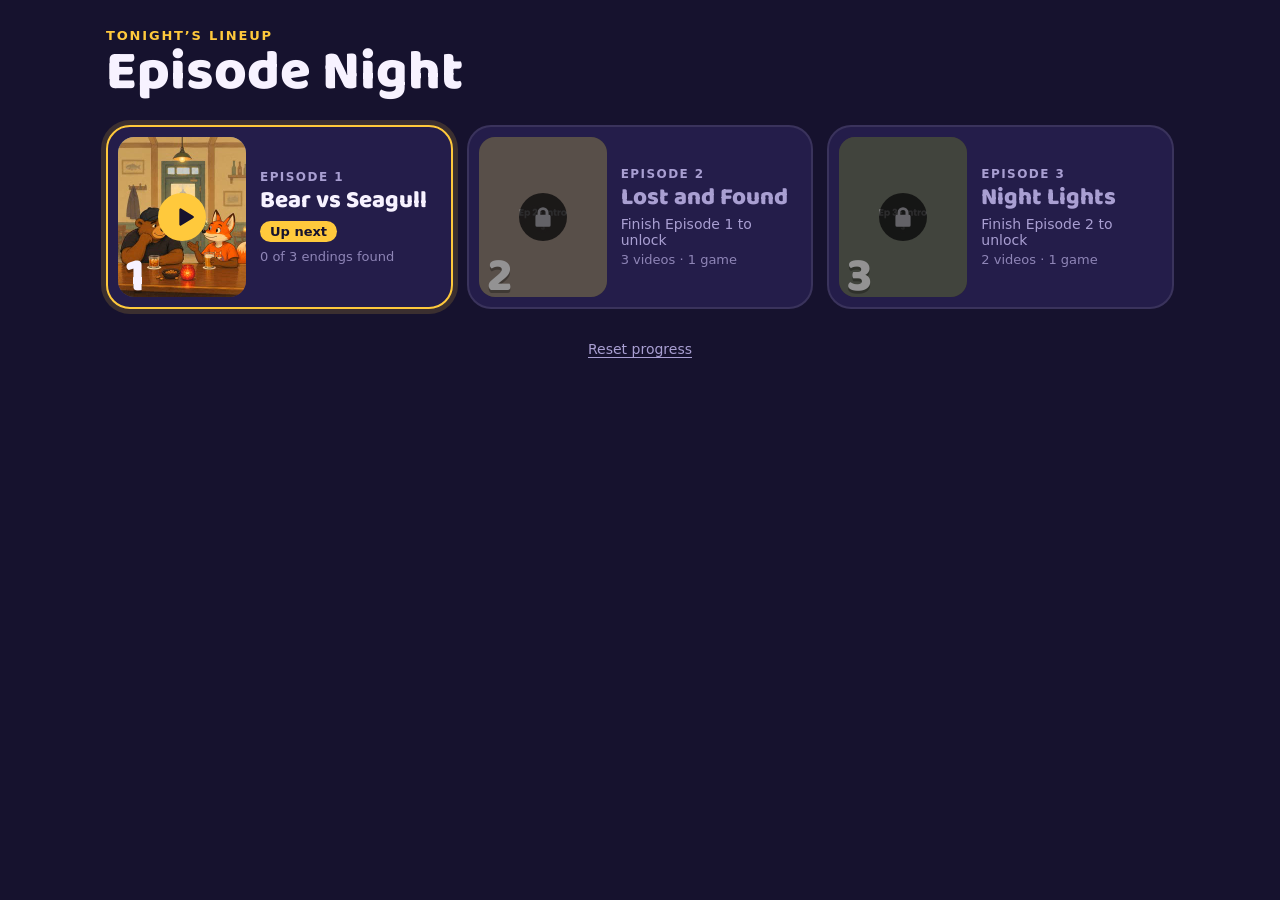
<file: index.html>
<!doctype html>
<html lang="en">
<head>
<meta charset="utf-8">
<meta name="viewport" content="width=device-width, initial-scale=1, viewport-fit=cover, user-scalable=no">
<meta name="apple-mobile-web-app-capable" content="yes">
<meta name="apple-mobile-web-app-status-bar-style" content="black-translucent">
<meta name="theme-color" content="#16122e">
<!--HEAD-->
<title>Episode Night</title>
<meta name="claude:viewport-fit-sides" content="cover">
<link rel="preconnect" href="https://fonts.googleapis.com">
<link rel="preconnect" href="https://fonts.gstatic.com" crossorigin>
<link rel="stylesheet" href="https://fonts.googleapis.com/css2?family=Baloo+2:wght@600;800&display=swap">
<link rel="stylesheet" href="style.css">
<!--/HEAD-->
</head>
<body>
<!--BODY-->
<div id="app">
  <!-- Main menu: the episode lineup -->
  <section id="menu" class="screen menu">
    <header class="menu-head">
      <p class="menu-eyebrow">Tonight’s lineup</p>
      <h1 id="game-title">Episode Night</h1>
    </header>
    <div id="episode-list" class="episode-list"></div>
    <footer class="menu-foot">
      <button id="unlock-all-btn" class="link-btn" hidden>Unlock all (dev)</button>
      <button id="reset-btn" class="link-btn">Reset progress</button>
    </footer>
  </section>

  <!-- Player: videos + minigames -->
  <section id="player" class="screen player" hidden>
    <!-- Top bar: always visible, during videos and minigames -->
    <header class="topbar">
      <button id="home-btn" class="nav-btn" aria-label="Back to episodes"></button>
      <div class="nav-center">
        <p id="ep-label" class="ep-label-nav"></p>
        <div id="step-track" class="step-track"></div>
      </div>
      <button id="skip-btn" class="nav-btn nav-skip" hidden></button>
      <span id="skip-spacer" class="nav-spacer" aria-hidden="true"></span>
    </header>

    <!-- Everything under the top bar -->
    <div class="play-area">
      <!-- Video mode: a 4:5 "screen" with a control panel under it -->
      <div id="video-view" class="video-view">
        <div class="frame-area">
          <div class="frame">
            <div id="stage" class="stage"></div>
            <div id="tap-catcher" class="tap-catcher" aria-hidden="true"></div>
            <div id="overlay-layer" class="overlay-layer"></div>
            <button id="big-play" class="big-play" aria-label="Play" hidden></button>
            <div id="action-wrap" class="action-wrap" hidden>
              <button id="action-btn" class="action-btn"></button>
              <span id="action-timer" class="action-timer" aria-hidden="true"><span id="action-timer-fill"></span></span>
            </div>
          </div>
        </div>
        <div class="controls">
          <div class="clip-bar" aria-hidden="true"><span id="clip-fill" class="clip-fill"></span></div>
          <div class="controls-row">
            <span id="clip-count" class="clip-count"></span>
            <button id="pp-btn" class="pp-btn" aria-label="Pause"></button>
            <span id="clip-time" class="clip-time"></span>
          </div>
        </div>
      </div>

      <!-- Minigame mode: fills the whole area under the top bar -->
      <div id="game-layer" class="game-layer" hidden></div>
    </div>
  </section>

  <div id="overlay" class="overlay" hidden></div>
  <div id="toast" class="toast" role="status" aria-live="polite"></div>
</div>

<script type="module" src="js/main.js"></script>
<!--/BODY-->
</body>
</html>
</file>
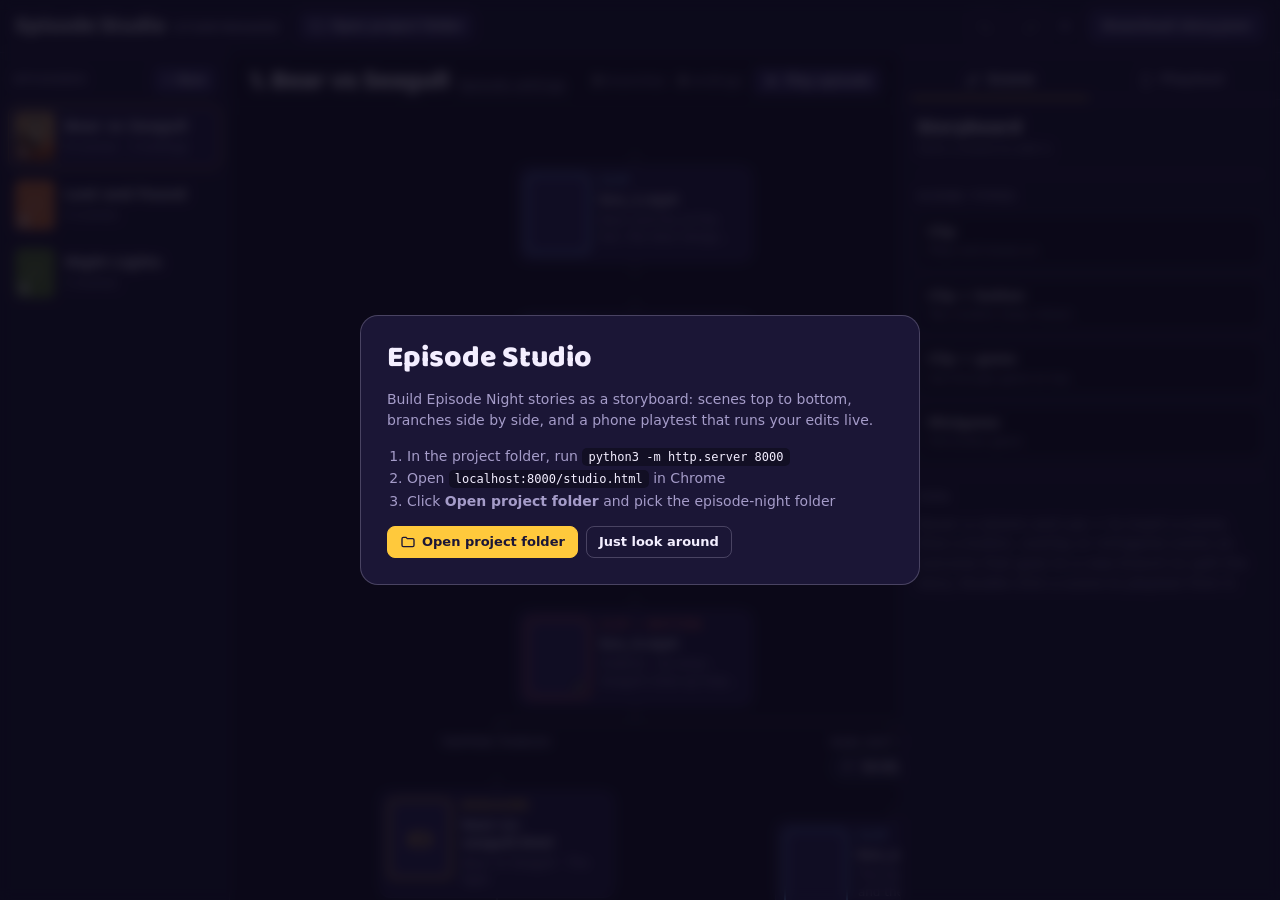
<file: studio.html>
<!doctype html>
<html lang="en">
<head>
<meta charset="utf-8">
<meta name="viewport" content="width=device-width, initial-scale=1">
<title>Episode Studio</title>
<link rel="preconnect" href="https://fonts.googleapis.com">
<link rel="preconnect" href="https://fonts.gstatic.com" crossorigin>
<link rel="stylesheet" href="https://fonts.googleapis.com/css2?family=Baloo+2:wght@700;800&display=swap">
<!--
  Episode Studio — an interactive storyboard for Episode Night.

  Run the project locally (python3 -m http.server 8000) and open
  http://localhost:8000/studio.html in Chrome. Click "Open project folder"
  and pick this folder: the Studio reads story.json, the videos and the
  HTML games, and saves every change straight back to story.json.

  Everything is in this one file.
-->
<style>
/* Layout: an editing desk. Episodes on the left, the storyboard (one column
   per path, splitting where the story branches) in the middle, the scene
   inspector / phone playtest on the right. Night palette shared with the game. */
:root {
  --ground:  #120f24;   /* desk */
  --panel:   #1b1636;   /* side panels */
  --card:    #241d4a;   /* scene cards */
  --raise:   #2f2760;   /* inputs, hovers */
  --line:    rgba(235, 228, 255, 0.10);
  --line-2:  rgba(235, 228, 255, 0.22);
  --ink:     #f3eeff;
  --muted:   #a59cc9;
  --dim:     #6f6796;
  --marquee: #ffc93c;   /* accent, selection, game scenes */
  --coral:   #ff6b5a;   /* button scenes */
  --mint:    #6fe2b4;   /* overlay scenes, endings */
  --sky:     #7cb6ff;   /* plain clips */
  --warn:    #ffb347;
  --bad:     #ff6b7a;
  --display: "Baloo 2", ui-rounded, "SF Pro Rounded", system-ui, sans-serif;
  --ui: system-ui, -apple-system, "Segoe UI", Roboto, sans-serif;
  --mono: ui-monospace, "SF Mono", Menlo, Consolas, monospace;
  color-scheme: dark;
}
* { box-sizing: border-box; }
[hidden] { display: none !important; }
html, body { height: 100%; margin: 0; }
body {
  background: var(--ground); color: var(--ink);
  font: 14px/1.4 var(--ui);
  -webkit-font-smoothing: antialiased;
  overflow: hidden;
}
button, input, select, textarea { font: inherit; color: inherit; }
button { cursor: pointer; }
:focus-visible { outline: 2px solid var(--marquee); outline-offset: 2px; }
svg { display: block; }

/* ---------- App frame ---------- */
.app { height: 100%; display: grid; grid-template-rows: auto 1fr; }
.topbar {
  display: flex; align-items: center; gap: 14px;
  padding: 10px 16px; border-bottom: 1px solid var(--line);
  background: var(--panel);
}
.brand { display: flex; align-items: baseline; gap: 8px; margin-right: 6px; }
.brand b { font-family: var(--display); font-size: 22px; line-height: 1; }
.brand span { color: var(--muted); font-size: 12px; letter-spacing: .12em; text-transform: uppercase; font-weight: 700; }
.folder { display: flex; align-items: center; gap: 8px; min-width: 0; color: var(--muted); font-size: 13px; }
.folder strong { color: var(--ink); white-space: nowrap; overflow: hidden; text-overflow: ellipsis; max-width: 200px; }
.spacer { flex: 1; }
.status { font-size: 13px; color: var(--muted); display: flex; align-items: center; gap: 6px; white-space: nowrap; }
.status i { width: 8px; height: 8px; border-radius: 50%; background: var(--dim); }
.status.saved i { background: var(--mint); }
.status.saving i { background: var(--marquee); }
.status.unsaved i { background: var(--warn); }

.btn {
  display: inline-flex; align-items: center; justify-content: center; gap: 6px;
  height: 32px; padding: 0 12px; border-radius: 8px;
  border: 1px solid var(--line-2); background: var(--raise); color: var(--ink);
  font-weight: 600; font-size: 13px; white-space: nowrap;
}
.btn:hover { border-color: var(--muted); }
.btn:disabled { opacity: .4; cursor: default; }
.btn svg { width: 16px; height: 16px; }
.btn.primary { background: var(--marquee); border-color: var(--marquee); color: #1b1636; }
.btn.ghost { background: transparent; }
.btn.danger { color: var(--bad); }
.btn.sm { height: 26px; padding: 0 8px; font-size: 12px; border-radius: 6px; }
.icon-btn { width: 32px; padding: 0; }
.icon-btn.sm { width: 26px; }

.main { min-height: 0; display: grid; grid-template-columns: 230px minmax(0, 1fr) 380px; }

/* ---------- Episodes ---------- */
.episodes { border-right: 1px solid var(--line); background: var(--panel); display: flex; flex-direction: column; min-height: 0; }
.pane-head { display: flex; align-items: center; justify-content: space-between; gap: 8px; padding: 14px 14px 8px; }
.pane-head h2 { margin: 0; font-size: 11px; letter-spacing: .14em; text-transform: uppercase; color: var(--muted); }
.ep-list { flex: 1; overflow: auto; padding: 4px 8px 12px; display: flex; flex-direction: column; gap: 4px; }
.ep-item {
  display: grid; grid-template-columns: 40px 1fr; gap: 10px; align-items: center;
  padding: 6px; border-radius: 10px; border: 1px solid transparent; background: none; text-align: left;
}
.ep-item:hover { background: var(--card); }
.ep-item.on { background: var(--card); border-color: var(--marquee); }
.ep-thumb { width: 40px; aspect-ratio: 4/5; border-radius: 6px; background: var(--raise) center/cover; position: relative; overflow: hidden; }
.ep-thumb b { position: absolute; left: 4px; bottom: 0; font: 800 18px/1 var(--display); text-shadow: 0 2px 0 rgba(0,0,0,.4); }
.ep-item .t { font-weight: 700; display: block; white-space: nowrap; overflow: hidden; text-overflow: ellipsis; }
.ep-item .s { color: var(--muted); font-size: 12px; }

/* ---------- Storyboard ---------- */
.board { min-width: 0; min-height: 0; display: flex; flex-direction: column; }
.board-head { display: flex; align-items: center; gap: 12px; padding: 14px 20px 10px; border-bottom: 1px solid var(--line); flex-wrap: wrap; }
.board-title { min-width: 0; flex: 1; display: flex; align-items: baseline; gap: 10px; }
.board-title h1 { margin: 0; font: 800 26px/1.1 var(--display); white-space: nowrap; overflow: hidden; text-overflow: ellipsis; }
.board-title button { background: none; border: 0; padding: 0; color: var(--muted); font-size: 13px; text-decoration: underline; text-underline-offset: 3px; }
.counts { color: var(--muted); font-size: 13px; white-space: nowrap; }
.counts b { color: var(--ink); }

.warn-bar { margin: 10px 20px 0; border: 1px solid rgba(255,179,71,.35); background: rgba(255,179,71,.08); border-radius: 10px; }
.warn-bar summary { cursor: pointer; padding: 8px 12px; color: var(--warn); font-weight: 700; font-size: 13px; }
.warn-bar ul { margin: 0; padding: 0 12px 10px 30px; display: grid; gap: 4px; font-size: 13px; }
.warn-bar li button { background: none; border: 0; padding: 0; text-align: left; color: var(--ink); }
.warn-bar li button:hover { text-decoration: underline; }

.canvas { flex: 1; overflow: auto; padding: 22px 20px 80px; }
.lane { display: flex; flex-direction: column; align-items: center; min-width: 236px; }
.lane-head {
  display: flex; flex-direction: column; align-items: center; gap: 4px;
  margin-bottom: 4px; max-width: 236px; text-align: center;
}
.outcome-tag { font-size: 11px; font-weight: 700; letter-spacing: .08em; text-transform: uppercase; color: var(--muted); }
.branch-chip {
  display: inline-flex; align-items: center; gap: 6px;
  padding: 3px 10px; border-radius: 999px; border: 1px solid var(--line-2); background: var(--panel);
  font-weight: 700; font-size: 13px; max-width: 100%;
}
.branch-chip span { overflow: hidden; text-overflow: ellipsis; white-space: nowrap; }
.branch-chip:hover { border-color: var(--muted); }
.branch-chip.on { border-color: var(--marquee); }
.branch-chip.ending { border-color: rgba(111,226,180,.5); }
.branch-chip svg { width: 13px; height: 13px; flex: none; }

.stem { width: 2px; height: 14px; background: var(--line-2); }
.insert {
  width: 28px; height: 22px; border-radius: 999px; border: 1px dashed var(--line-2); background: var(--ground);
  color: var(--dim); display: grid; place-items: center; padding: 0; opacity: .0; transition: opacity .15s;
}
.lane:hover > .insert, .insert:focus-visible { opacity: 1; }
.insert:hover { color: var(--marquee); border-color: var(--marquee); }
.insert svg { width: 14px; height: 14px; }

.scene {
  position: relative; width: 236px; display: grid; grid-template-columns: 64px 1fr; gap: 10px;
  padding: 8px; border-radius: 12px; background: var(--card); border: 1px solid var(--line);
  text-align: left; --k: var(--sky);
}
.scene:hover { border-color: var(--line-2); }
.scene.on { border-color: var(--marquee); box-shadow: 0 0 0 3px rgba(255,201,60,.18); }
.scene.playing::after {
  content: "PLAYING"; position: absolute; top: -9px; right: 10px;
  padding: 1px 7px; border-radius: 999px; background: var(--mint); color: #102a20;
  font-size: 10px; font-weight: 800; letter-spacing: .1em;
}
.scene.k-button { --k: var(--coral); }
.scene.k-overlay { --k: var(--mint); }
.scene.k-game { --k: var(--marquee); }
.scene .frame {
  position: relative; width: 64px; aspect-ratio: 4/5; border-radius: 7px; overflow: hidden;
  background: var(--raise); box-shadow: inset 0 0 0 2px var(--k);
}
.scene .frame video, .scene .frame img { width: 100%; height: 100%; object-fit: cover; display: block; }
.scene .frame .ph { position: absolute; inset: 0; display: grid; place-items: center; color: var(--k); }
.scene .frame .ph svg { width: 26px; height: 26px; }
.scene .frame .loop { position: absolute; right: 3px; bottom: 3px; width: 16px; height: 16px; border-radius: 50%; background: rgba(0,0,0,.65); display: grid; place-items: center; }
.scene .frame .loop svg { width: 11px; height: 11px; }
.scene .info { min-width: 0; display: flex; flex-direction: column; gap: 3px; }
.kind { font-size: 10px; font-weight: 800; letter-spacing: .12em; text-transform: uppercase; color: var(--k); }
.scene .name { font-weight: 700; font-size: 13px; overflow-wrap: anywhere; }
.scene .name.missing { color: var(--bad); }
.scene .sub { color: var(--muted); font-size: 12px; overflow: hidden; display: -webkit-box; -webkit-line-clamp: 2; -webkit-box-orient: vertical; }
.scene .flag { position: absolute; left: -8px; top: 8px; width: 16px; height: 16px; border-radius: 50%; background: var(--warn); color: #241d4a; font-weight: 900; font-size: 11px; display: grid; place-items: center; }

.lane-end { display: flex; flex-direction: column; align-items: center; gap: 8px; }
.add-scene { border-style: dashed; background: transparent; color: var(--muted); }
.end-mark {
  display: inline-flex; align-items: center; gap: 6px; padding: 5px 12px; border-radius: 8px;
  font-size: 12px; font-weight: 700; color: var(--muted); border: 1px solid var(--line);
}
.end-mark.ending { color: var(--mint); border-color: rgba(111,226,180,.45); background: rgba(111,226,180,.07); }
.end-mark svg { width: 14px; height: 14px; }
.jump { font-size: 12px; color: var(--muted); padding: 6px 10px; border: 1px dashed var(--line-2); border-radius: 8px; }
.jump button { background: none; border: 0; padding: 0; color: var(--ink); font-weight: 700; text-decoration: underline; text-underline-offset: 2px; }

/* A fork: the stem splits into side-by-side columns */
.fork { display: flex; flex-direction: column; align-items: center; }
.fork-cols { display: flex; gap: 22px; align-items: flex-start; position: relative; padding-top: 14px; }
.fork-cols::before {
  content: ""; position: absolute; top: 0; height: 2px; background: var(--line-2);
  left: calc(var(--first, 118px)); right: calc(var(--last, 118px));
}
.fork-cols > .lane { position: relative; }
.fork-cols > .lane::before { content: ""; position: absolute; top: -14px; left: 50%; width: 2px; height: 14px; background: var(--line-2); }

.orphans { margin-top: 40px; padding-top: 16px; border-top: 1px dashed var(--line-2); }
.orphans h3 { margin: 0 0 12px; font-size: 12px; letter-spacing: .12em; text-transform: uppercase; color: var(--warn); }
.orphans .fork-cols { padding-top: 0; }
.orphans .fork-cols::before, .orphans .fork-cols > .lane::before { display: none; }

.empty-board { max-width: 420px; margin: 60px auto; text-align: center; color: var(--muted); }
.empty-board h2 { font: 800 26px/1.15 var(--display); color: var(--ink); margin: 0 0 8px; }

/* ---------- Right panel ---------- */
.side { border-left: 1px solid var(--line); background: var(--panel); display: flex; flex-direction: column; min-height: 0; }
.tabs { display: flex; gap: 4px; padding: 10px 10px 0; border-bottom: 1px solid var(--line); }
.tab {
  flex: 1; height: 36px; border: 0; background: none; color: var(--muted); font-weight: 700;
  border-bottom: 2px solid transparent; display: inline-flex; align-items: center; justify-content: center; gap: 6px;
}
.tab svg { width: 16px; height: 16px; }
.tab.on { color: var(--ink); border-bottom-color: var(--marquee); }
.inspector { flex: 1; overflow: auto; padding: 16px; display: flex; flex-direction: column; gap: 16px; }
.inspector h3 { margin: 0; font: 800 20px/1.15 var(--display); }
.insp-head { display: flex; align-items: flex-start; justify-content: space-between; gap: 10px; }
.insp-head .where { color: var(--muted); font-size: 12px; margin-top: 2px; }
.group { display: flex; flex-direction: column; gap: 10px; padding-top: 14px; border-top: 1px solid var(--line); }
.group > h4 { margin: 0; font-size: 11px; letter-spacing: .14em; text-transform: uppercase; color: var(--muted); }
.field { display: flex; flex-direction: column; gap: 5px; }
.field > label, .field > .lbl { font-size: 12px; font-weight: 700; color: var(--muted); }
.field .hint { font-size: 12px; color: var(--dim); }
.row { display: flex; gap: 8px; align-items: center; }
.row > * { min-width: 0; }
.grid2 { display: grid; grid-template-columns: 1fr 1fr; gap: 10px; }
.grid3 { display: grid; grid-template-columns: repeat(3, 1fr); gap: 10px; }
input[type=text], input[type=number], select, textarea {
  width: 100%; height: 34px; padding: 0 10px; border-radius: 8px;
  border: 1px solid var(--line-2); background: var(--ground); color: var(--ink);
}
textarea { height: auto; min-height: 54px; padding: 8px 10px; resize: vertical; }
input:focus, select:focus, textarea:focus { outline: none; border-color: var(--marquee); }
.check { display: flex; align-items: center; gap: 8px; font-weight: 600; }
.check input { width: 16px; height: 16px; accent-color: var(--marquee); }

.kinds { display: grid; grid-template-columns: repeat(2, 1fr); gap: 6px; }
.kind-opt {
  display: flex; flex-direction: column; gap: 2px; padding: 8px 10px; border-radius: 10px; text-align: left;
  border: 1px solid var(--line-2); background: var(--ground);
}
.kind-opt b { font-size: 13px; }
.kind-opt span { font-size: 11px; color: var(--muted); }
.kind-opt.on { border-color: var(--k); box-shadow: inset 0 0 0 1px var(--k); }
.kind-opt.k-clip { --k: var(--sky); } .kind-opt.k-button { --k: var(--coral); }
.kind-opt.k-overlay { --k: var(--mint); } .kind-opt.k-game { --k: var(--marquee); }

.clip-preview { width: 150px; aspect-ratio: 4/5; border-radius: 10px; overflow: hidden; background: #000; flex: none; }
.clip-preview video { width: 100%; height: 100%; object-fit: cover; display: block; }
.clip-meta { font-size: 12px; color: var(--muted); display: grid; gap: 2px; font-variant-numeric: tabular-nums; }
.clip-meta .bad { color: var(--warn); }

.outcome { display: grid; grid-template-columns: 110px 1fr; gap: 8px; align-items: center; }
.outcome > span { font-size: 13px; font-weight: 700; }
.newbranch { display: flex; gap: 6px; margin-top: 6px; }

.params .prow { display: grid; grid-template-columns: 1fr 1fr 26px; gap: 6px; }
.actions { display: flex; flex-wrap: wrap; gap: 6px; }
.confirm { display: flex; align-items: center; gap: 8px; padding: 8px 10px; border-radius: 8px; background: rgba(255,107,122,.1); border: 1px solid rgba(255,107,122,.35); font-size: 13px; }

/* Playtest */
.playtest { flex: 1; min-height: 0; display: flex; flex-direction: column; gap: 10px; padding: 14px; align-items: center; }
.phone-wrap { flex: 1; min-height: 0; width: 100%; display: grid; place-items: center; container-type: size; }
.phone {
  width: min(100cqw, 100cqh * 390 / 844); aspect-ratio: 390 / 844; max-width: 100%;
  border-radius: 34px; padding: 10px; background: #08060f; box-shadow: 0 0 0 1px var(--line-2), 0 20px 50px rgba(0,0,0,.5);
}
.phone-screen { width: 100%; height: 100%; border-radius: 26px; overflow: hidden; position: relative; background: #000; }
.phone-screen iframe { position: absolute; left: 0; top: 0; width: 390px; height: 844px; border: 0; transform-origin: 0 0; }
.pt-bar { display: flex; gap: 6px; flex-wrap: wrap; justify-content: center; }
.pt-note { font-size: 12px; color: var(--dim); text-align: center; max-width: 300px; }

/* Welcome */
.welcome { position: fixed; inset: 0; z-index: 50; display: grid; place-items: center; background: rgba(10,8,22,.82); backdrop-filter: blur(6px); padding: 16px; }
.welcome-card { width: min(560px, 100%); background: var(--panel); border: 1px solid var(--line-2); border-radius: 18px; padding: 26px; display: flex; flex-direction: column; gap: 14px; }
.welcome-card h2 { margin: 0; font: 800 30px/1.1 var(--display); }
.welcome-card p { margin: 0; color: var(--muted); line-height: 1.5; }
.welcome-card ol { margin: 0; padding-left: 20px; color: var(--muted); line-height: 1.6; }
.welcome-card code { font-family: var(--mono); font-size: 12px; background: var(--ground); padding: 2px 6px; border-radius: 5px; color: var(--ink); }
.welcome-card .row { flex-wrap: wrap; }

.toast {
  position: fixed; left: 50%; bottom: 20px; transform: translate(-50%, 20px); opacity: 0;
  padding: 10px 16px; border-radius: 10px; background: var(--ink); color: var(--ground); font-weight: 700;
  transition: all .2s; pointer-events: none; z-index: 60;
}
.toast.show { opacity: 1; transform: translate(-50%, 0); }

@media (max-width: 1100px) { .main { grid-template-columns: 190px minmax(0, 1fr) 330px; } }
@media (max-width: 860px) {
  body { overflow: auto; }
  .app { height: auto; }
  .main { grid-template-columns: 1fr; }
  .episodes, .side { border: 0; border-bottom: 1px solid var(--line); }
  .side { min-height: 640px; }
}
@media (prefers-reduced-motion: reduce) { * { transition: none !important; } }
</style>
</head>
<body>
<div class="app">
  <header class="topbar">
    <div class="brand"><b>Episode Studio</b><span>Storyboard</span></div>
    <div class="folder" id="folder"></div>
    <div class="spacer"></div>
    <button class="btn ghost icon-btn" id="undo" title="Undo (Ctrl+Z)" aria-label="Undo"></button>
    <button class="btn ghost icon-btn" id="redo" title="Redo (Ctrl+Shift+Z)" aria-label="Redo"></button>
    <span class="status" id="status"><i></i><span></span></span>
    <button class="btn" id="download" hidden>Download story.json</button>
  </header>

  <div class="main">
    <aside class="episodes">
      <div class="pane-head"><h2>Episodes</h2><button class="btn sm" id="add-ep">+ New</button></div>
      <div class="ep-list" id="ep-list"></div>
    </aside>

    <section class="board">
      <div class="board-head" id="board-head"></div>
      <div id="warnings"></div>
      <div class="canvas" id="canvas"></div>
    </section>

    <aside class="side">
      <div class="tabs" role="tablist">
        <button class="tab on" id="tab-scene" role="tab"></button>
        <button class="tab" id="tab-play" role="tab"></button>
      </div>
      <div class="inspector" id="inspector"></div>
      <div class="playtest" id="playtest" hidden>
        <div class="pt-bar">
          <button class="btn sm" id="pt-start">Play episode from start</button>
          <button class="btn sm" id="pt-scene">Play selected scene</button>
          <button class="btn sm ghost" id="pt-menu">Game menu</button>
        </div>
        <div class="phone-wrap"><div class="phone"><div class="phone-screen" id="phone-screen">
          <iframe id="game-frame" title="Playtest" allow="autoplay"></iframe>
        </div></div></div>
        <p class="pt-note">Plays your latest edits, saved or not. Progress here is separate from the real game.</p>
      </div>
    </aside>
  </div>
</div>

<div class="welcome" id="welcome" hidden></div>
<div class="toast" id="toast" role="status" aria-live="polite"></div>

<input type="file" id="file-in" hidden>

<script>
/* =====================================================================
   Icons
   ===================================================================== */
const I = {
  undo: '<svg viewBox="0 0 24 24"><path d="M9 7 4 12l5 5M4 12h11a5 5 0 0 1 0 10h-2" fill="none" stroke="currentColor" stroke-width="2" stroke-linecap="round" stroke-linejoin="round"/></svg>',
  redo: '<svg viewBox="0 0 24 24"><path d="m15 7 5 5-5 5m5-5H9a5 5 0 0 0 0 10h2" fill="none" stroke="currentColor" stroke-width="2" stroke-linecap="round" stroke-linejoin="round"/></svg>',
  plus: '<svg viewBox="0 0 24 24"><path d="M12 5v14M5 12h14" stroke="currentColor" stroke-width="2.4" stroke-linecap="round"/></svg>',
  film: '<svg viewBox="0 0 24 24"><rect x="4" y="3" width="16" height="18" rx="2" fill="none" stroke="currentColor" stroke-width="1.8"/><path d="M8 3v18M16 3v18M4 8h4M4 12h4M4 16h4M16 8h4M16 12h4M16 16h4" stroke="currentColor" stroke-width="1.5"/></svg>',
  star: '<svg viewBox="0 0 24 24"><path d="m12 2.8 2.8 5.9 6.4.8-4.7 4.4 1.2 6.4L12 17.2l-5.7 3.1 1.2-6.4-4.7-4.4 6.4-.8z" fill="currentColor"/></svg>',
  loop: '<svg viewBox="0 0 24 24"><path d="M17 2l3 3-3 3M4 11V9a4 4 0 0 1 4-4h12M7 22l-3-3 3-3m13-3v2a4 4 0 0 1-4 4H4" fill="none" stroke="#fff" stroke-width="2.6" stroke-linecap="round" stroke-linejoin="round"/></svg>',
  flag: '<svg viewBox="0 0 24 24"><path d="M5 21V4m0 0h11l-2 4 2 4H5" fill="none" stroke="currentColor" stroke-width="2" stroke-linecap="round" stroke-linejoin="round"/></svg>',
  branch: '<svg viewBox="0 0 24 24"><path d="M6 3v12a4 4 0 0 0 4 4h8m0 0-3-3m3 3-3 3M6 9h6a4 4 0 0 1 4 4" fill="none" stroke="currentColor" stroke-width="2" stroke-linecap="round" stroke-linejoin="round"/></svg>',
  edit: '<svg viewBox="0 0 24 24"><path d="M4 20h4L19 9l-4-4L4 16zM14 6l4 4" fill="none" stroke="currentColor" stroke-width="2" stroke-linejoin="round"/></svg>',
  phone: '<svg viewBox="0 0 24 24"><rect x="7" y="2" width="10" height="20" rx="2.5" fill="none" stroke="currentColor" stroke-width="2"/><path d="M11 18h2" stroke="currentColor" stroke-width="2" stroke-linecap="round"/></svg>',
  play: '<svg viewBox="0 0 24 24"><path d="M8 5.5v13a1 1 0 0 0 1.5.86l10.5-6.5a1 1 0 0 0 0-1.72L9.5 4.64A1 1 0 0 0 8 5.5z" fill="currentColor"/></svg>',
  up: '<svg viewBox="0 0 24 24"><path d="m6 14 6-6 6 6" fill="none" stroke="currentColor" stroke-width="2.4" stroke-linecap="round" stroke-linejoin="round"/></svg>',
  down: '<svg viewBox="0 0 24 24"><path d="m6 10 6 6 6-6" fill="none" stroke="currentColor" stroke-width="2.4" stroke-linecap="round" stroke-linejoin="round"/></svg>',
  x: '<svg viewBox="0 0 24 24"><path d="M6 6l12 12M18 6 6 18" stroke="currentColor" stroke-width="2.2" stroke-linecap="round"/></svg>',
  folder: '<svg viewBox="0 0 24 24"><path d="M3 7a2 2 0 0 1 2-2h4l2 2h8a2 2 0 0 1 2 2v8a2 2 0 0 1-2 2H5a2 2 0 0 1-2-2z" fill="none" stroke="currentColor" stroke-width="2"/></svg>',
  game: '<svg viewBox="0 0 24 24"><rect x="2" y="7" width="20" height="11" rx="5" fill="none" stroke="currentColor" stroke-width="2"/><path d="M7 10.5v4M5 12.5h4" stroke="currentColor" stroke-width="2" stroke-linecap="round"/><circle cx="16" cy="11.5" r="1.3" fill="currentColor"/><circle cx="18" cy="14" r="1.3" fill="currentColor"/></svg>',
  tap: '<svg viewBox="0 0 24 24"><circle cx="12" cy="12" r="8" fill="none" stroke="currentColor" stroke-width="2"/><circle cx="12" cy="12" r="3.5" fill="currentColor"/></svg>',
};

/* =====================================================================
   State
   ===================================================================== */
const S = {
  story: { version: 1, episodes: [] },
  epId: null,
  sel: null,                 // { kind: "scene", lane, index } | { kind: "branch", lane } | { kind: "episode" }
  tab: "scene",
  root: null,                // FileSystemDirectoryHandle of the project
  files: { videos: [], images: [], html: [] },   // names on disk (folder mode)
  meta: {},                  // "videos/x.mp4" -> { w, h, dur, size }
  urls: {},                  // cached object URLs for folder files
  saveState: "none",         // none | saved | saving | unsaved
  undo: [], redo: [],
  playing: null,             // { episodeId, lane, index } from the playtest
  bust: 0,                   // bumps when a file is replaced so previews reload
  confirm: null,             // pending delete confirm key
  newBranchFor: null,        // outcome key waiting for a new branch name
};

const BUILTIN_GAMES = { popBalloons: "Pop the Balloons", matchPairs: "Match the Pairs" };
const OUTCOME_LABEL = { onTap: "Tapped", onMiss: "Missed", onWin: "Won", onLose: "Lost" };

const $ = s => document.querySelector(s);
const esc = s => String(s ?? "").replace(/[&<>"']/g, c => ({ "&": "&amp;", "<": "&lt;", ">": "&gt;", '"': "&quot;", "'": "&#39;" }[c]));
const clone = o => JSON.parse(JSON.stringify(o));

function toast(msg) {
  const t = $("#toast"); t.textContent = msg; t.classList.add("show");
  clearTimeout(toast._t); toast._t = setTimeout(() => t.classList.remove("show"), 2200);
}

/* =====================================================================
   Story helpers
   ===================================================================== */
const ep = () => S.story.episodes.find(e => e.id === S.epId);
const laneSteps = (e, lane) => lane === "main" ? e.steps : (e.branches?.[lane]?.steps);

function kindOf(step) {
  if (!step) return "clip";
  if (step.type === "game") return "game";
  if (step.overlay != null) return "overlay";
  if (step.button) return "button";
  return "clip";
}
const KIND = {
  clip:    { label: "Clip",            desc: "Plays and moves on" },
  button:  { label: "Clip + button",   desc: "Tap a button (loop / timer)" },
  overlay: { label: "Clip + game",     desc: "See-through game on top" },
  game:    { label: "Minigame",        desc: "Full-screen game" },
};

// Which outcomes a scene can have, in display order.
function outcomeKeys(step) {
  const k = kindOf(step);
  if (k === "button") return step.button?.timeLimit > 0 ? ["onTap", "onMiss"] : ["onTap"];
  if (k === "overlay") return step.loop ? ["onWin", "onLose"] : ["onWin", "onLose", "onMiss"];
  if (k === "game") return ["onWin", "onLose"];
  return [];
}
function outcomeLabel(step, key) {
  const k = kindOf(step);
  if (key === "onTap") return `Tapped ${step.button?.label || "button"}`;
  if (key === "onMiss") return k === "overlay" ? "Clip ended" : "Ran out of time";
  return OUTCOME_LABEL[key];
}

function sceneTitle(step) {
  if (!step) return "";
  if (step.type === "game") return step.html || BUILTIN_GAMES[step.game] || step.game || "Choose a game";
  return step.src || "Choose a clip";
}
function sceneSub(step) {
  const k = kindOf(step), bits = [];
  if (k === "button") {
    bits.push(`${step.button.label || "Button"}`);
    if (step.button.timeLimit > 0) bits.push(`${step.button.timeLimit}s timer`);
  }
  if (k === "overlay") bits.push(step.overlay || "choose a game");
  if (k === "game" && step.title) bits.push(step.title);
  if (step.note) bits.push(step.note);
  return bits.join(" · ");
}

function allLanes(e) { return ["main", ...Object.keys(e.branches || {})]; }

function forEachStep(e, fn) {
  for (const lane of allLanes(e)) (laneSteps(e, lane) || []).forEach((s, i) => fn(s, lane, i));
}

function slug(name) {
  const words = String(name).trim().replace(/[^A-Za-z0-9 ]+/g, " ").split(/\s+/).filter(Boolean);
  if (!words.length) return "";
  return words.map((w, i) => i ? w[0].toUpperCase() + w.slice(1).toLowerCase() : w.toLowerCase()).join("");
}

// Reachability: walk from the main lane through every outcome.
function reachableBranches(e) {
  const seen = new Set();
  const walk = lane => {
    for (const s of laneSteps(e, lane) || []) {
      for (const k of ["onTap", "onMiss", "onWin", "onLose"]) {
        const b = s[k];
        if (b && e.branches?.[b] && !seen.has(b)) { seen.add(b); walk(b); }
      }
    }
  };
  walk("main");
  return seen;
}

function endingCount(e) { return Object.values(e.branches || {}).filter(b => b.ending).length; }

/* =====================================================================
   Warnings
   ===================================================================== */
function warnings(e) {
  if (!e) return [];
  const out = [];
  const folder = !!S.root;
  const reach = reachableBranches(e);
  forEachStep(e, (s, lane, index) => {
    const at = { lane, index };
    const k = kindOf(s);
    if (s.type !== "game") {
      if (!s.src) out.push({ at, msg: "Scene has no clip yet" });
      else if (folder && !S.files.videos.includes(s.src)) out.push({ at, msg: `Clip file not found: ${s.src}` });
      const m = S.meta["videos/" + s.src];
      if (m && m.w && Math.abs(m.w / m.h - 0.8) > 0.03) out.push({ at, msg: `${s.src} is ${m.w}×${m.h}, not 4:5 (it will be cropped)` });
    }
    if (k === "overlay") {
      if (!s.overlay) out.push({ at, msg: "Overlay scene has no game file" });
      else if (folder && !S.files.html.includes(s.overlay)) out.push({ at, msg: `Game file not found: ${s.overlay}` });
    }
    if (k === "game") {
      if (!s.html && !s.game) out.push({ at, msg: "Minigame scene has no game chosen" });
      else if (s.html && folder && !S.files.html.includes(s.html)) out.push({ at, msg: `Game file not found: ${s.html}` });
    }
    for (const key of ["onTap", "onMiss", "onWin", "onLose"]) {
      if (s[key] && !e.branches?.[s[key]]) out.push({ at, msg: `"${outcomeLabel(s, key)}" goes to a branch that doesn't exist (${s[key]})` });
    }
    // Every outcome here branches away, so later scenes in this column never play.
    const keys = outcomeKeys(s);
    const steps = laneSteps(e, lane);
    if (keys.length && keys.every(key => s[key]) && index < steps.length - 1) {
      out.push({ at: { lane, index: index + 1 }, msg: `${steps.length - index - 1} scene(s) after scene ${index + 1} can't be reached — every outcome of scene ${index + 1} goes to a branch` });
    }
  });
  for (const [name, b] of Object.entries(e.branches || {})) {
    if (!reach.has(name)) out.push({ at: { lane: name }, msg: `Branch "${name}" can't be reached — no scene leads to it` });
    if (!(b.steps || []).length) out.push({ at: { lane: name }, msg: `Branch "${name}" has no scenes` });
  }
  if (!e.steps.length) out.push({ at: null, msg: "This episode has no scenes yet" });
  return out;
}

/* =====================================================================
   History + saving
   ===================================================================== */
let editTimer = null, editSnap = null;

// Discrete change: snapshot now, then apply.
function change(fn, { inspector = true } = {}) {
  flushEdit();
  S.undo.push(JSON.stringify(S.story)); if (S.undo.length > 200) S.undo.shift();
  S.redo = [];
  fn();
  afterChange(inspector);
}

// Typing in a field: one undo step per burst of typing.
function edit(fn) {
  if (!editSnap) editSnap = JSON.stringify(S.story);
  fn();
  clearTimeout(editTimer);
  editTimer = setTimeout(flushEdit, 700);
  afterChange(false);
}
function flushEdit() {
  clearTimeout(editTimer);
  if (editSnap) { S.undo.push(editSnap); S.redo = []; editSnap = null; }
}

let quietTimer = null;
function afterChange(inspector) {
  if (inspector) {
    clearTimeout(quietTimer);
    renderEpisodes(); renderBoard(); renderSide();
  } else {
    // typing: redraw the board once the burst settles
    clearTimeout(quietTimer);
    quietTimer = setTimeout(() => { renderEpisodes(); renderBoard(); }, 250);
  }
  renderUndo();
  scheduleSave();
  sendStory();
}

function undo() {
  flushEdit();
  if (!S.undo.length) return;
  S.redo.push(JSON.stringify(S.story));
  S.story = JSON.parse(S.undo.pop());
  fixSelection(); afterChange(true);
}
function redo() {
  if (!S.redo.length) return;
  S.undo.push(JSON.stringify(S.story));
  S.story = JSON.parse(S.redo.pop());
  fixSelection(); afterChange(true);
}
function renderUndo() {
  $("#undo").disabled = !S.undo.length && !editSnap;
  $("#redo").disabled = !S.redo.length;
}

function fixSelection() {
  if (!ep()) S.epId = S.story.episodes[0]?.id || null;
  const e = ep();
  if (!e || !S.sel) return;
  if (S.sel.kind === "scene" || S.sel.kind === "branch") {
    const steps = laneSteps(e, S.sel.lane);
    if (!steps) S.sel = null;
    else if (S.sel.kind === "scene" && !steps[S.sel.index]) S.sel = steps.length ? { kind: "scene", lane: S.sel.lane, index: steps.length - 1 } : null;
  }
}

let saveTimer = null;
function scheduleSave() {
  if (!S.root) { setStatus("unsaved"); return; }
  setStatus("saving");
  clearTimeout(saveTimer);
  saveTimer = setTimeout(save, 500);
}
async function save() {
  if (!S.root) return;
  try {
    const fh = await S.root.getFileHandle("story.json", { create: true });
    const w = await fh.createWritable();
    await w.write(JSON.stringify(S.story, null, 2) + "\n");
    await w.close();
    setStatus("saved");
  } catch (err) {
    console.error(err);
    setStatus("unsaved");
    toast("Couldn't save story.json. Check the folder permission.");
  }
}
function setStatus(state) {
  S.saveState = state;
  const el = $("#status");
  el.className = "status " + state;
  el.querySelector("span").textContent =
    state === "saved" ? "Saved to story.json" :
    state === "saving" ? "Saving…" :
    state === "unsaved" ? (S.root ? "Not saved" : "Not saved — no folder open") : "";
  $("#download").hidden = !!S.root;
}

/* =====================================================================
   Project folder (File System Access API)
   ===================================================================== */
const canOpenFolders = "showDirectoryPicker" in window;

const idb = {
  open() { return new Promise((res, rej) => { const r = indexedDB.open("episode-studio", 1); r.onupgradeneeded = () => r.result.createObjectStore("kv"); r.onsuccess = () => res(r.result); r.onerror = () => rej(r.error); }); },
  async get(k) { try { const db = await this.open(); return await new Promise(res => { const t = db.transaction("kv").objectStore("kv").get(k); t.onsuccess = () => res(t.result); t.onerror = () => res(null); }); } catch { return null; } },
  async set(k, v) { try { const db = await this.open(); db.transaction("kv", "readwrite").objectStore("kv").put(v, k); } catch {} },
};

async function openFolder(handle) {
  try {
    if (!handle) handle = await window.showDirectoryPicker({ id: "episode-night", mode: "readwrite" });
    if ((await handle.queryPermission({ mode: "readwrite" })) !== "granted") {
      if ((await handle.requestPermission({ mode: "readwrite" })) !== "granted") return;
    }
    let story;
    try {
      const f = await (await handle.getFileHandle("story.json")).getFile();
      story = JSON.parse(await f.text());
    } catch {
      toast("No story.json in that folder — pick the Episode Night project folder.");
      return;
    }
    S.root = handle;
    idb.set("folder", handle);
    S.story = story;
    S.story.episodes ||= [];
    S.undo = []; S.redo = [];
    S.epId = S.story.episodes[0]?.id || null;
    S.sel = null;
    await scanFiles();
    $("#welcome").hidden = true;
    setStatus("saved");
    renderAll();
    sendStory();
    toast(`Opened ${handle.name}`);
  } catch (err) {
    if (err?.name !== "AbortError") { console.error(err); toast("Couldn't open that folder."); }
  }
}

async function dir(path, create = false) {
  let d = S.root;
  for (const part of path.split("/").filter(Boolean)) d = await d.getDirectoryHandle(part, { create });
  return d;
}
async function listDir(path, exts) {
  try {
    const d = await dir(path); const out = [];
    for await (const [name, h] of d.entries()) {
      if (h.kind === "file" && exts.some(x => name.toLowerCase().endsWith(x)) && !name.startsWith("_") && !name.startsWith(".")) out.push(name);
    }
    return out.sort((a, b) => a.localeCompare(b, undefined, { numeric: true }));
  } catch { return []; }
}
async function scanFiles() {
  if (!S.root) return;
  S.files.videos = await listDir("videos", [".mp4", ".m4v", ".mov", ".webm"]);
  S.files.images = await listDir("videos", [".jpg", ".jpeg", ".png", ".webp"]);
  S.files.html = await listDir("minigames/html", [".html"]);
}

// URL to show a project file in the Studio (object URL in folder mode).
async function fileURL(path) {
  if (!S.root) return path + (S.bust ? `?v=${S.bust}` : "");
  const key = path;
  if (S.urls[key]) return S.urls[key];
  try {
    const parts = path.split("/"); const name = parts.pop();
    const fh = await (await dir(parts.join("/"))).getFileHandle(name);
    const f = await fh.getFile();
    const types = { mp4: "video/mp4", m4v: "video/mp4", mov: "video/quicktime", webm: "video/webm", jpg: "image/jpeg", jpeg: "image/jpeg", png: "image/png", webp: "image/webp" };
    const type = f.type || types[name.split(".").pop().toLowerCase()] || "";
    S.urls[key] = URL.createObjectURL(type && !f.type ? new Blob([f], { type }) : f);
    S.meta[key] = { ...(S.meta[key] || {}), size: f.size };
    return S.urls[key];
  } catch { return ""; }
}
function forgetURL(path) { if (S.urls[path]) { URL.revokeObjectURL(S.urls[path]); delete S.urls[path]; } delete S.meta[path]; }

// Copy a file the user picked into the project. Returns the saved name.
async function importFile(file, folder, asName) {
  const name = asName || file.name.replace(/[^\w.\-]+/g, "_");
  const d = await dir(folder, true);
  const fh = await d.getFileHandle(name, { create: true });
  const w = await fh.createWritable(); await w.write(file); await w.close();
  forgetURL(`${folder}/${name}`);
  S.bust++;
  await scanFiles();
  return name;
}

function pickFile(accept) {
  return new Promise(res => {
    const inp = $("#file-in");
    inp.value = ""; inp.accept = accept;
    inp.onchange = () => res(inp.files[0] || null);
    inp.click();
  });
}

/* =====================================================================
   Rendering — episodes list
   ===================================================================== */
function renderEpisodes() {
  const list = $("#ep-list");
  list.innerHTML = S.story.episodes.map((e, i) => {
    const scenes = e.steps.length + Object.values(e.branches || {}).reduce((n, b) => n + (b.steps || []).length, 0);
    const ends = endingCount(e);
    return `<button class="ep-item ${e.id === S.epId ? "on" : ""}" data-ep="${esc(e.id)}">
      <span class="ep-thumb" data-thumb="${esc(e.thumb || "")}"><b>${i + 1}</b></span>
      <span><span class="t">${esc(e.title || "Untitled")}</span><span class="s">${scenes} scene${scenes === 1 ? "" : "s"}${ends ? ` · ${ends} ending${ends === 1 ? "" : "s"}` : ""}</span></span>
    </button>`;
  }).join("") || `<p style="color:var(--muted);padding:8px">No episodes yet.</p>`;
  list.querySelectorAll("[data-thumb]").forEach(async el => {
    const t = el.dataset.thumb; if (!t) return;
    const u = await fileURL(t); if (u) el.style.backgroundImage = `url("${u}")`;
  });
}

/* =====================================================================
   Rendering — storyboard
   ===================================================================== */
function renderBoard() {
  const e = ep();
  const head = $("#board-head"), canvas = $("#canvas"), warnEl = $("#warnings");
  if (!e) {
    head.innerHTML = "";
    warnEl.innerHTML = "";
    canvas.innerHTML = `<div class="empty-board"><h2>No episode selected</h2><p>Make one with “+ New” on the left.</p></div>`;
    return;
  }
  const n = S.story.episodes.indexOf(e) + 1;
  const ends = endingCount(e);
  const branches = Object.keys(e.branches || {}).length;
  head.innerHTML = `
    <div class="board-title"><h1>${n}. ${esc(e.title || "Untitled")}</h1><button data-act="ep-settings">Episode settings</button></div>
    <span class="counts"><b>${branches}</b> branch${branches === 1 ? "" : "es"} · <b>${ends}</b> ending${ends === 1 ? "" : "s"}</span>
    <button class="btn sm" data-act="play-ep">${I.play} Play episode</button>`;

  const w = warnings(e);
  warnEl.innerHTML = w.length ? `<details class="warn-bar" ${S.warnOpen ? "open" : ""}><summary>${w.length} thing${w.length === 1 ? "" : "s"} to fix</summary><ul>${
    w.map((x, i) => `<li><button data-warn="${i}">${esc(x.msg)}</button></li>`).join("")}</ul></details>` : "";
  warnEl.querySelector("details")?.addEventListener("toggle", ev => S.warnOpen = ev.target.open);
  warnEl.querySelectorAll("[data-warn]").forEach(b => b.addEventListener("click", () => {
    const at = w[+b.dataset.warn].at; if (!at) return;
    S.sel = at.index != null ? { kind: "scene", ...at } : { kind: "branch", lane: at.lane };
    S.tab = "scene"; renderBoard(); renderSide();
    canvas.querySelector(".scene.on, .branch-chip.on")?.scrollIntoView({ block: "center", inline: "center", behavior: "smooth" });
  }));

  const seen = new Set();
  const root = renderLane(e, "main", 0, seen, null);
  const reach = reachableBranches(e);
  const orphans = Object.keys(e.branches || {}).filter(b => !seen.has(b) && !reach.has(b));
  canvas.innerHTML = "";
  const wrap = document.createElement("div");
  wrap.style.cssText = "display:flex;flex-direction:column;align-items:center;min-width:max-content;margin:0 auto";
  wrap.appendChild(root);
  if (orphans.length) {
    const o = document.createElement("div"); o.className = "orphans";
    o.innerHTML = `<h3>Not connected yet</h3>`;
    const cols = document.createElement("div"); cols.className = "fork-cols";
    for (const b of orphans) { seen.add(b); cols.appendChild(renderLane(e, b, 0, seen, { branch: b })); }
    o.appendChild(cols); wrap.appendChild(o);
  }
  canvas.appendChild(wrap);
  sizeForks(canvas);
  hydrateThumbs(canvas);
}

// Draw the horizontal bar of each fork from the first column's center to the last's.
function sizeForks(scope) {
  scope.querySelectorAll(".fork-cols").forEach(cols => {
    const kids = [...cols.children]; if (kids.length < 2) { cols.style.setProperty("--first", "50%"); cols.style.setProperty("--last", "50%"); return; }
    cols.style.setProperty("--first", kids[0].offsetWidth / 2 + "px");
    cols.style.setProperty("--last", kids[kids.length - 1].offsetWidth / 2 + "px");
  });
}

function insertBtn(lane, index) {
  const b = document.createElement("button");
  b.className = "insert"; b.title = "Add a scene here"; b.setAttribute("aria-label", "Add a scene here");
  b.innerHTML = I.plus;
  b.addEventListener("click", () => addScene(lane, index));
  return b;
}
function stem() { const s = document.createElement("div"); s.className = "stem"; return s; }

// One column of scenes. `head` describes how we got here ({ labels, branch }).
function renderLane(e, lane, start, seen, head) {
  const col = document.createElement("div"); col.className = "lane";
  if (head) {
    const h = document.createElement("div"); h.className = "lane-head";
    if (head.labels) h.innerHTML += `<span class="outcome-tag">${esc(head.labels.join(" / "))}</span>`;
    if (head.branch) {
      const br = e.branches[head.branch];
      const on = S.sel?.kind === "branch" && S.sel.lane === head.branch;
      h.innerHTML += `<button class="branch-chip ${br.ending ? "ending" : ""} ${on ? "on" : ""}" data-branch="${esc(head.branch)}">${br.ending ? I.flag : I.branch}<span>${esc(head.branch)}</span></button>`;
    }
    col.appendChild(h);
  }
  const steps = laneSteps(e, lane) || [];
  if (steps.length > start) { col.appendChild(insertBtn(lane, start)); col.appendChild(stem()); }

  for (let j = start; j < steps.length; j++) {
    const s = steps[j];
    if (j > start) { col.appendChild(stem()); col.appendChild(insertBtn(lane, j)); col.appendChild(stem()); }
    col.appendChild(sceneCard(e, s, lane, j));

    const keys = outcomeKeys(s);
    const toBranch = keys.filter(k => s[k]);
    if (toBranch.length) {
      const fork = document.createElement("div"); fork.className = "fork";
      fork.appendChild(stem());
      const cols = document.createElement("div"); cols.className = "fork-cols";
      const cont = keys.filter(k => !s[k]).map(k => outcomeLabel(s, k));
      if (cont.length || j < steps.length - 1) {
        cols.appendChild(j < steps.length - 1
          ? renderLane(e, lane, j + 1, seen, { labels: cont.length ? cont : ["Unreachable"] , cont: true })
          : laneEnd(e, lane, { labels: cont }));
      }
      const groups = {};
      for (const k of toBranch) (groups[s[k]] ||= []).push(outcomeLabel(s, k));
      for (const [b, labels] of Object.entries(groups)) {
        if (!e.branches?.[b]) {
          const miss = document.createElement("div"); miss.className = "lane";
          miss.innerHTML = `<div class="lane-head"><span class="outcome-tag">${esc(labels.join(" / "))}</span></div><span class="jump" style="color:var(--bad)">Missing branch “${esc(b)}”</span>`;
          cols.appendChild(miss);
        } else if (seen.has(b)) {
          const jump = document.createElement("div"); jump.className = "lane";
          jump.innerHTML = `<div class="lane-head"><span class="outcome-tag">${esc(labels.join(" / "))}</span></div><span class="jump">Goes to <button data-branch="${esc(b)}">${esc(b)}</button></span>`;
          cols.appendChild(jump);
        } else {
          seen.add(b);
          cols.appendChild(renderLane(e, b, 0, seen, { labels, branch: b }));
        }
      }
      fork.appendChild(cols);
      col.appendChild(fork);
      return col;
    }
  }
  if (steps.length) col.appendChild(stem());
  col.appendChild(laneEnd(e, lane, null));
  return col;
}

function laneEnd(e, lane, head) {
  const end = document.createElement("div"); end.className = "lane-end";
  if (head?.labels?.length) end.innerHTML = `<div class="lane-head"><span class="outcome-tag">${esc(head.labels.join(" / "))}</span></div>`;
  const add = document.createElement("button");
  add.className = "btn sm add-scene"; add.innerHTML = `${I.plus} Add scene`;
  add.addEventListener("click", () => addScene(lane, (laneSteps(e, lane) || []).length));
  end.appendChild(add);
  const br = lane === "main" ? null : e.branches[lane];
  const mark = document.createElement("span");
  mark.className = "end-mark" + (br?.ending ? " ending" : "");
  mark.innerHTML = br?.ending ? `${I.flag} Ending: ${esc(br.ending)}` : `${I.flag} Episode ends`;
  end.appendChild(mark);
  return end;
}

function sceneCard(e, s, lane, index) {
  const k = kindOf(s);
  const b = document.createElement("button");
  const on = S.sel?.kind === "scene" && S.sel.lane === lane && S.sel.index === index;
  const playing = S.playing && S.playing.episodeId === e.id && S.playing.lane === lane && S.playing.index === index;
  b.className = `scene k-${k} ${on ? "on" : ""} ${playing ? "playing" : ""}`;
  b.dataset.lane = lane; b.dataset.index = index;
  const hasWarn = warnings(e).some(w => w.at && w.at.lane === lane && w.at.index === index);
  const missing = s.type === "game" ? !(s.html || s.game) : !s.src;
  b.innerHTML = `
    ${hasWarn ? `<span class="flag" title="Needs attention">!</span>` : ""}
    <span class="frame" ${s.type !== "game" && s.src ? `data-video="videos/${esc(s.src)}"` : ""}>
      <span class="ph">${k === "game" ? I.game : k === "overlay" ? I.tap : k === "button" ? I.tap : I.film}</span>
      ${s.loop ? `<span class="loop" title="Loops">${I.loop}</span>` : ""}
    </span>
    <span class="info">
      <span class="kind">${KIND[k].label}</span>
      <span class="name ${missing ? "missing" : ""}">${esc(sceneTitle(s))}</span>
      <span class="sub">${esc(sceneSub(s))}</span>
    </span>`;
  b.addEventListener("click", () => select({ kind: "scene", lane, index }));
  b.addEventListener("dblclick", () => playFrom(lane, index));
  return b;
}

async function hydrateThumbs(scope) {
  for (const el of scope.querySelectorAll("[data-video]")) {
    const path = el.dataset.video;
    const url = await fileURL(path);
    if (!url || !el.isConnected) continue;
    const v = document.createElement("video");
    v.muted = true; v.playsInline = true; v.preload = "metadata";
    v.src = url;
    v.addEventListener("loadedmetadata", () => {
      v.currentTime = Math.min(0.6, (v.duration || 1) / 2);    // show a real frame, not black
      const m = S.meta[path] || (S.meta[path] = {});
      const changed = m.w !== v.videoWidth;
      Object.assign(m, { w: v.videoWidth, h: v.videoHeight, dur: v.duration });
      if (changed && Math.abs(v.videoWidth / v.videoHeight - 0.8) > 0.03) renderBoardSoon();
    }, { once: true });
    el.querySelector(".ph")?.remove();
    el.prepend(v);
  }
  scope.querySelectorAll("[data-branch]").forEach(b => b.addEventListener("click", () => select({ kind: "branch", lane: b.dataset.branch })));
}
let boardSoon = 0;
function renderBoardSoon() { cancelAnimationFrame(boardSoon); boardSoon = requestAnimationFrame(() => { renderBoard(); }); }

function select(sel) {
  S.sel = sel; S.confirm = null; S.newBranchFor = null;
  S.tab = "scene";
  renderBoard(); renderSide();
}

/* =====================================================================
   Scene operations
   ===================================================================== */
function addScene(lane, index) {
  change(() => {
    laneSteps(ep(), lane).splice(index, 0, { type: "video", src: "" });
    S.sel = { kind: "scene", lane, index };
    S.tab = "scene";
  });
}
function moveScene(dir) {
  const { lane, index } = S.sel; const steps = laneSteps(ep(), lane);
  const to = index + dir; if (to < 0 || to >= steps.length) return;
  change(() => { [steps[index], steps[to]] = [steps[to], steps[index]]; S.sel.index = to; });
}
function deleteScene() {
  const { lane, index } = S.sel;
  change(() => { laneSteps(ep(), lane).splice(index, 1); S.sel = null; S.confirm = null; fixSelection(); });
}
function duplicateScene() {
  const { lane, index } = S.sel; const steps = laneSteps(ep(), lane);
  change(() => { steps.splice(index + 1, 0, clone(steps[index])); S.sel.index = index + 1; });
}
function setKind(step, k) {
  change(() => {
    const keep = { note: step.note };
    const src = step.src;
    for (const key of Object.keys(step)) delete step[key];
    if (keep.note) step.note = keep.note;
    if (k === "game") { step.type = "game"; step.html = ""; return; }
    step.type = "video"; step.src = src || "";
    if (k === "button") { step.loop = true; step.button = { label: "TAP!", appearAt: 1, flashEvery: 2, timeLimit: 0 }; }
    if (k === "overlay") { step.loop = true; step.overlay = ""; step.params = {}; }
  });
}
function newBranch(step, key, name) {
  const e = ep();
  const id = slug(name);
  if (!id) { toast("Give the branch a name"); return false; }
  if (e.branches?.[id]) { toast(`There's already a branch called ${id}`); return false; }
  change(() => {
    e.branches ||= {};
    e.branches[id] = { steps: [] };
    step[key] = id;
    S.newBranchFor = null;
  });
  return true;
}
function renameBranch(oldId, name) {
  const e = ep(); const id = slug(name);
  if (!id || id === oldId) return;
  if (e.branches[id]) { toast(`There's already a branch called ${id}`); renderSide(); return; }
  change(() => {
    const entries = Object.entries(e.branches).map(([k, v]) => [k === oldId ? id : k, v]);
    e.branches = Object.fromEntries(entries);
    forEachStep(e, s => { for (const k of ["onTap", "onMiss", "onWin", "onLose"]) if (s[k] === oldId) s[k] = id; });
    if (S.sel?.lane === oldId) S.sel.lane = id;
  });
}
function deleteBranch(id) {
  const e = ep();
  change(() => {
    delete e.branches[id];
    forEachStep(e, s => { for (const k of ["onTap", "onMiss", "onWin", "onLose"]) if (s[k] === id) delete s[k]; });
    S.sel = null; S.confirm = null;
  });
}

/* =====================================================================
   Episodes
   ===================================================================== */
function addEpisode() {
  change(() => {
    let n = S.story.episodes.length + 1;
    while (S.story.episodes.some(e => e.id === "ep" + n)) n++;
    S.story.episodes.push({ id: "ep" + n, title: `Episode ${n}`, steps: [], branches: {} });
    S.epId = "ep" + n;
    S.sel = { kind: "episode" };
  });
}
function moveEpisode(dir) {
  const eps = S.story.episodes, i = eps.indexOf(ep()), to = i + dir;
  if (to < 0 || to >= eps.length) return;
  change(() => { [eps[i], eps[to]] = [eps[to], eps[i]]; });
}
function deleteEpisode() {
  change(() => {
    S.story.episodes = S.story.episodes.filter(e => e.id !== S.epId);
    S.epId = S.story.episodes[0]?.id || null; S.sel = null; S.confirm = null;
  });
}
async function makeThumb() {
  const e = ep(); const first = e.steps.find(s => s.type !== "game" && s.src);
  if (!first) { toast("Add a clip to the first scene first"); return; }
  if (!S.root) { toast("Open the project folder to save a thumbnail"); return; }
  const url = await fileURL("videos/" + first.src);
  const v = document.createElement("video"); v.muted = true; v.src = url;
  await new Promise(r => v.addEventListener("loadeddata", r, { once: true }));
  v.currentTime = Math.min(1, (v.duration || 2) / 2);
  await new Promise(r => v.addEventListener("seeked", r, { once: true }));
  const c = document.createElement("canvas"); c.width = 256; c.height = 320;
  const g = c.getContext("2d");
  const s = Math.max(256 / v.videoWidth, 320 / v.videoHeight);
  const w = v.videoWidth * s, h = v.videoHeight * s;
  g.drawImage(v, (256 - w) / 2, (320 - h) / 2, w, h);
  const blob = await new Promise(r => c.toBlob(r, "image/jpeg", 0.85));
  const name = await importFile(new File([blob], `${e.id}_thumb.jpg`), "videos", `${e.id}_thumb.jpg`);
  change(() => { e.thumb = "videos/" + name; });
  toast("Thumbnail saved");
}

/* =====================================================================
   Rendering — inspector
   ===================================================================== */
function renderSide() {
  $("#tab-scene").classList.toggle("on", S.tab === "scene");
  $("#tab-play").classList.toggle("on", S.tab === "play");
  $("#inspector").hidden = S.tab !== "scene";
  $("#playtest").hidden = S.tab !== "play";
  if (S.tab === "play") { ensureGame(); fitPhone(); return; }
  const box = $("#inspector");
  const e = ep();
  if (!e) { box.innerHTML = `<p style="color:var(--muted)">Pick or make an episode.</p>`; return; }
  if (!S.sel) { box.innerHTML = inspectorHelp(); return; }
  if (S.sel.kind === "episode") return renderEpisodeInspector(box, e);
  if (S.sel.kind === "branch") return renderBranchInspector(box, e, S.sel.lane);
  const step = laneSteps(e, S.sel.lane)?.[S.sel.index];
  if (!step) { box.innerHTML = inspectorHelp(); return; }
  renderSceneInspector(box, e, step);
}

function inspectorHelp() {
  return `<div class="insp-head"><div><h3>Storyboard</h3><div class="where">Click a scene to edit it.</div></div></div>
  <div class="group"><h4>Scene types</h4>
    ${Object.entries(KIND).map(([k, v]) => `<div class="kind-opt k-${k}" style="pointer-events:none"><b>${v.label}</b><span>${v.desc}</span></div>`).join("")}
  </div>
  <div class="group"><h4>Tips</h4>
    <p style="margin:0;color:var(--muted)">Hover a column and use + to insert a scene. Give a button, overlay or minigame scene an outcome that goes to a new branch to split the story. Double-click a scene to playtest from it.</p>
  </div>`;
}

function optionList(list, current, placeholder) {
  const opts = [...list];
  if (current && !opts.includes(current)) opts.unshift(current);
  return `<option value="">${esc(placeholder)}</option>` + opts.map(n => `<option ${n === current ? "selected" : ""}>${esc(n)}</option>`).join("");
}
function knownVideos() {
  if (S.root) return S.files.videos;
  const set = new Set(); S.story.episodes.forEach(e => forEachStep(e, s => s.src && set.add(s.src))); return [...set].sort();
}
function knownHtml() {
  if (S.root) return S.files.html.filter(n => n !== "overlay-template.html");
  const set = new Set(["tap-targets.html"]); S.story.episodes.forEach(e => forEachStep(e, s => { s.html && set.add(s.html); s.overlay && set.add(s.overlay); })); return [...set].sort();
}

function renderSceneInspector(box, e, step) {
  const k = kindOf(step);
  const { lane, index } = S.sel;
  const laneName = lane === "main" ? "Main story" : `Branch: ${lane}`;
  const steps = laneSteps(e, lane);
  const branchNames = Object.keys(e.branches || {});

  let html = `
    <div class="insp-head">
      <div><h3>Scene ${index + 1}</h3><div class="where">${esc(laneName)}</div></div>
      <button class="btn sm primary" data-act="play-here">${I.play} Play from here</button>
    </div>
    <div class="field"><label for="f-note">Note</label>
      <textarea id="f-note" placeholder="What happens in this scene">${esc(step.note || "")}</textarea></div>

    <div class="group"><h4>Scene type</h4><div class="kinds">
      ${Object.entries(KIND).map(([kk, v]) => `<button class="kind-opt k-${kk} ${kk === k ? "on" : ""}" data-kind="${kk}"><b>${v.label}</b><span>${v.desc}</span></button>`).join("")}
    </div></div>`;

  if (k !== "game") {
    const m = S.meta["videos/" + step.src];
    html += `
    <div class="group"><h4>Clip</h4>
      <div class="row" style="align-items:flex-start;gap:12px">
        <div class="clip-preview">${step.src ? `<video id="prev" controls playsinline muted loop></video>` : ""}</div>
        <div style="flex:1;display:flex;flex-direction:column;gap:8px;min-width:0">
          <select id="f-src">${optionList(knownVideos(), step.src, "Choose a clip…")}</select>
          ${S.root ? `<button class="btn sm" data-act="import-clip">Add a new clip file…</button>` : ""}
          ${S.root && step.src ? `<button class="btn sm" data-act="replace-clip" title="Overwrite ${esc(step.src)} with an updated version; every scene using it gets the new one">Replace with updated version…</button>` : ""}
          <div class="clip-meta" id="clip-meta">${clipMeta(m)}</div>
        </div>
      </div>
      <label class="check"><input type="checkbox" id="f-loop" ${step.loop ? "checked" : ""}> Loop the clip until something happens</label>
    </div>`;
  }

  if (k === "button") {
    const b = step.button;
    html += `
    <div class="group"><h4>Button</h4>
      <div class="field"><label for="f-blabel">Label</label><input type="text" id="f-blabel" value="${esc(b.label || "")}"></div>
      <div class="grid3">
        <div class="field"><label for="f-appear">Appears at (s)</label><input type="number" id="f-appear" min="0" step="0.1" value="${b.appearAt ?? 1}"></div>
        <div class="field"><label for="f-flash">Flash every (s)</label><input type="number" id="f-flash" min="0.5" step="0.5" value="${b.flashEvery ?? 2}"></div>
        <div class="field"><label for="f-limit">Time limit (s)</label><input type="number" id="f-limit" min="0" step="0.5" value="${b.timeLimit || 0}"></div>
      </div>
      <span class="hint" style="font-size:12px;color:var(--dim)">Time limit 0 = wait forever. With a limit, missing it is its own outcome.</span>
    </div>`;
  }

  if (k === "overlay" || k === "game") {
    const file = k === "overlay" ? step.overlay : step.html;
    const builtin = k === "game" && !step.html && step.game;
    html += `
    <div class="group"><h4>${k === "overlay" ? "See-through game" : "Minigame"}</h4>
      <div class="field"><label for="f-html">${k === "overlay" ? "Game file (transparent HTML)" : "Game"}</label>
        <select id="f-html">
          ${optionList(knownHtml(), file || "", "Choose a game…")}
          ${k === "game" ? `<optgroup label="Built-in">${Object.entries(BUILTIN_GAMES).map(([id, n]) => `<option value="builtin:${id}" ${builtin === id ? "selected" : ""}>${esc(n)}</option>`).join("")}</optgroup>` : ""}
        </select></div>
      ${S.root ? `<div class="actions"><button class="btn sm" data-act="import-html">Add an HTML game file…</button></div>` : ""}
      ${k === "game" ? `<div class="field"><label for="f-gtitle">Title (shown in the playtest)</label><input type="text" id="f-gtitle" value="${esc(step.title || "")}"></div>` : ""}
      <div class="field params"><span class="lbl">Settings passed to the game</span>
        ${Object.entries(step.params || {}).map(([pk, pv], i) => `<div class="prow"><input type="text" data-pk="${i}" value="${esc(pk)}" aria-label="Setting name"><input type="text" data-pv="${i}" value="${esc(pv)}" aria-label="Value"><button class="btn sm icon-btn ghost" data-prm="${i}" aria-label="Remove setting">${I.x}</button></div>`).join("")}
        <div><button class="btn sm ghost" data-act="add-param">+ Add setting</button></div>
        ${k === "overlay" && (step.overlay === "tap-targets.html") ? `<span style="font-size:12px;color:var(--dim)">tap-targets: count, time, startAt, label, life</span>` : ""}
      </div>
    </div>`;
  }

  const keys = outcomeKeys(step);
  if (keys.length) {
    html += `<div class="group"><h4>What happens next</h4>
      ${keys.map(key => `
        <div class="outcome"><span>${esc(outcomeLabel(step, key))}</span>
          <select data-out="${key}">
            <option value="">Continue down this path</option>
            ${branchNames.map(b => `<option value="${esc(b)}" ${step[key] === b ? "selected" : ""}>→ ${esc(b)}${e.branches[b].ending ? " (ending)" : ""}</option>`).join("")}
            <option value="__new">+ New branch…</option>
          </select></div>
        ${S.newBranchFor === key ? `<div class="newbranch"><input type="text" id="nb-name" placeholder="Branch name, e.g. Seagull leaves"><button class="btn sm primary" data-act="nb-ok" data-key="${key}">Add</button><button class="btn sm ghost" data-act="nb-cancel">Cancel</button></div>` : ""}
      `).join("")}
    </div>`;
  }

  html += `<div class="group"><h4>Scene</h4><div class="actions">
      <button class="btn sm" data-act="up" ${index === 0 ? "disabled" : ""}>${I.up} Move up</button>
      <button class="btn sm" data-act="down" ${index === steps.length - 1 ? "disabled" : ""}>${I.down} Move down</button>
      <button class="btn sm" data-act="dup">Duplicate</button>
      <button class="btn sm danger" data-act="del">Delete</button>
    </div>
    ${S.confirm === "scene" ? `<div class="confirm">Delete this scene? <span class="spacer"></span><button class="btn sm danger" data-act="del-yes">Delete</button><button class="btn sm ghost" data-act="del-no">Keep</button></div>` : ""}
  </div>`;

  box.innerHTML = html;

  // preview + metadata
  if (step.src && k !== "game") {
    fileURL("videos/" + step.src).then(u => {
      const v = box.querySelector("#prev"); if (!v || !u) return;
      v.src = u;
      v.addEventListener("loadedmetadata", () => {
        v.currentTime = Math.min(0.3, (v.duration || 1) / 2);
        const m = S.meta["videos/" + step.src] || (S.meta["videos/" + step.src] = {});
        Object.assign(m, { w: v.videoWidth, h: v.videoHeight, dur: v.duration });
        const meta = box.querySelector("#clip-meta"); if (meta) meta.innerHTML = clipMeta(m);
      }, { once: true });
    });
  }

  // fields
  const on = (sel, ev, fn) => box.querySelector(sel)?.addEventListener(ev, fn);
  on("#f-note", "input", ev => edit(() => { ev.target.value ? step.note = ev.target.value : delete step.note; }));
  box.querySelectorAll("[data-kind]").forEach(b => b.addEventListener("click", () => { if (b.dataset.kind !== k) setKind(step, b.dataset.kind); }));
  on("#f-src", "change", ev => change(() => { step.src = ev.target.value; }));
  on("#f-loop", "change", ev => change(() => { ev.target.checked ? step.loop = true : delete step.loop; }));
  on("#f-blabel", "input", ev => edit(() => { step.button.label = ev.target.value; }));
  const num = (sel, key, opt) => on(sel, "input", ev => edit(() => {
    const v = parseFloat(ev.target.value); step.button[key] = isNaN(v) ? 0 : v;
    if (opt && !(step.button[key] > 0)) { delete step.onMiss; }
  }));
  num("#f-appear", "appearAt"); num("#f-flash", "flashEvery");
  on("#f-limit", "change", ev => change(() => {
    const v = parseFloat(ev.target.value); step.button.timeLimit = isNaN(v) ? 0 : v;
    if (!(step.button.timeLimit > 0)) delete step.onMiss;
  }));
  on("#f-html", "change", ev => change(() => {
    const v = ev.target.value;
    if (k === "overlay") step.overlay = v;
    else if (v.startsWith("builtin:")) { delete step.html; step.game = v.slice(8); }
    else { delete step.game; step.html = v; }
  }));
  on("#f-gtitle", "input", ev => edit(() => { ev.target.value ? step.title = ev.target.value : delete step.title; }));

  // params editor
  const paramsArr = () => Object.entries(step.params || {});
  box.querySelectorAll("[data-pk],[data-pv]").forEach(inp => inp.addEventListener("input", () => edit(() => {
    const arr = paramsArr();
    const i = +(inp.dataset.pk ?? inp.dataset.pv);
    if (inp.dataset.pk != null) arr[i][0] = inp.value; else arr[i][1] = autoType(inp.value);
    step.params = Object.fromEntries(arr.filter(([key]) => key !== "" || true));
  })));
  box.querySelectorAll("[data-prm]").forEach(b => b.addEventListener("click", () => change(() => {
    const arr = paramsArr(); arr.splice(+b.dataset.prm, 1); step.params = Object.fromEntries(arr);
  })));

  // outcomes
  box.querySelectorAll("[data-out]").forEach(sel => sel.addEventListener("change", () => {
    const key = sel.dataset.out;
    if (sel.value === "__new") { S.newBranchFor = key; renderSide(); box.querySelector("#nb-name")?.focus(); return; }
    change(() => { sel.value ? step[key] = sel.value : delete step[key]; });
  }));
  on("#nb-name", "keydown", ev => { if (ev.key === "Enter") newBranch(step, S.newBranchFor, ev.target.value); if (ev.key === "Escape") { S.newBranchFor = null; renderSide(); } });

  bindActions(box, step);
}

function autoType(v) { return v !== "" && !isNaN(v) && v.trim() !== "" ? Number(v) : v; }

function clipMeta(m) {
  if (!m || !m.w) return "";
  const ratioOk = Math.abs(m.w / m.h - 0.8) <= 0.03;
  const size = m.size ? `${(m.size / 1048576).toFixed(1)} MB` : "";
  return `<span>${m.w}×${m.h} · ${m.dur ? m.dur.toFixed(1) + "s" : ""}${size ? " · " + size : ""}</span>
    ${ratioOk ? `<span>4:5 ✓</span>` : `<span class="bad">Not 4:5 — edges will be cropped</span>`}
    ${m.size && m.dur && m.size / m.dur > 400000 ? `<span class="bad">Big file — run tools/encode.sh to shrink it</span>` : ""}`;
}

function renderBranchInspector(box, e, id) {
  const br = e.branches[id];
  if (!br) { box.innerHTML = inspectorHelp(); return; }
  const from = [];
  forEachStep(e, (s, lane, i) => { for (const k of ["onTap", "onMiss", "onWin", "onLose"]) if (s[k] === id) from.push(`${lane === "main" ? "Main" : lane} scene ${i + 1} · ${outcomeLabel(s, k)}`); });
  box.innerHTML = `
    <div class="insp-head"><div><h3>Branch</h3><div class="where">${br.steps?.length || 0} scene${br.steps?.length === 1 ? "" : "s"}</div></div>
      <button class="btn sm primary" data-act="play-branch" ${br.steps?.length ? "" : "disabled"}>${I.play} Play branch</button></div>
    <div class="field"><label for="b-name">Branch name</label><input type="text" id="b-name" value="${esc(id)}"><span class="hint">Used to link scenes to this branch. Renaming updates every link.</span></div>
    <div class="group"><h4>Ending</h4>
      <label class="check"><input type="checkbox" id="b-end" ${br.ending ? "checked" : ""}> This branch is an ending</label>
      ${br.ending != null ? `<div class="field"><label for="b-etitle">Ending name (shown on the end screen)</label><input type="text" id="b-etitle" value="${esc(br.ending)}"></div>` : ""}
    </div>
    <div class="group"><h4>Reached from</h4>
      ${from.length ? `<ul style="margin:0;padding-left:18px;color:var(--muted);display:grid;gap:4px">${from.map(f => `<li>${esc(f)}</li>`).join("")}</ul>` : `<p style="margin:0;color:var(--warn)">Nothing leads here yet.</p>`}
    </div>
    <div class="group"><div class="actions"><button class="btn sm danger" data-act="del-branch">Delete branch</button></div>
      ${S.confirm === "branch" ? `<div class="confirm">Delete “${esc(id)}” and its ${br.steps?.length || 0} scene(s)? <span class="spacer"></span><button class="btn sm danger" data-act="delb-yes">Delete</button><button class="btn sm ghost" data-act="del-no">Keep</button></div>` : ""}
    </div>`;
  const nm = box.querySelector("#b-name");
  nm.addEventListener("change", () => renameBranch(id, nm.value));
  nm.addEventListener("keydown", ev => { if (ev.key === "Enter") nm.blur(); });
  box.querySelector("#b-end").addEventListener("change", ev => change(() => {
    if (ev.target.checked) br.ending = br.ending || id.replace(/([A-Z])/g, " $1").replace(/^./, c => c.toUpperCase()); else delete br.ending;
  }));
  box.querySelector("#b-etitle")?.addEventListener("input", ev => edit(() => { br.ending = ev.target.value; }));
  bindActions(box, null);
}

function renderEpisodeInspector(box, e) {
  const i = S.story.episodes.indexOf(e);
  box.innerHTML = `
    <div class="insp-head"><div><h3>Episode ${i + 1}</h3><div class="where">Settings</div></div></div>
    <div class="field"><label for="e-title">Title</label><input type="text" id="e-title" value="${esc(e.title || "")}"></div>
    <div class="field"><label for="e-id">ID</label><input type="text" id="e-id" value="${esc(e.id)}"><span class="hint">Saved progress uses this, so avoid changing it once players have the game.</span></div>
    <div class="group"><h4>Menu thumbnail</h4>
      <div class="row" style="align-items:flex-start;gap:12px">
        <div class="clip-preview" style="width:96px" id="e-thumb"></div>
        <div style="flex:1;display:flex;flex-direction:column;gap:8px">
          <select id="e-thumbsel">${optionList(S.root ? S.files.images.map(n => "videos/" + n) : (e.thumb ? [e.thumb] : []), e.thumb || "", "No thumbnail")}</select>
          <button class="btn sm" data-act="make-thumb">Make from first clip</button>
        </div>
      </div>
    </div>
    <div class="group"><h4>Order</h4><div class="actions">
      <button class="btn sm" data-act="ep-up" ${i === 0 ? "disabled" : ""}>${I.up} Earlier</button>
      <button class="btn sm" data-act="ep-down" ${i === S.story.episodes.length - 1 ? "disabled" : ""}>${I.down} Later</button>
      <button class="btn sm danger" data-act="del-ep">Delete episode</button>
    </div>
    ${S.confirm === "episode" ? `<div class="confirm">Delete “${esc(e.title)}”? <span class="spacer"></span><button class="btn sm danger" data-act="dele-yes">Delete</button><button class="btn sm ghost" data-act="del-no">Keep</button></div>` : ""}
    </div>`;
  if (e.thumb) fileURL(e.thumb).then(u => { const t = box.querySelector("#e-thumb"); if (t && u) t.innerHTML = `<img src="${u}" alt="" style="width:100%;height:100%;object-fit:cover">`; });
  box.querySelector("#e-title").addEventListener("input", ev => edit(() => { e.title = ev.target.value; }));
  const idIn = box.querySelector("#e-id");
  idIn.addEventListener("change", () => {
    const v = idIn.value.trim().replace(/[^\w-]+/g, "");
    if (!v || v === e.id) { idIn.value = e.id; return; }
    if (S.story.episodes.some(x => x.id === v)) { toast("Another episode already uses that ID"); idIn.value = e.id; return; }
    change(() => { e.id = v; S.epId = v; });
  });
  box.querySelector("#e-thumbsel").addEventListener("change", ev => change(() => { ev.target.value ? e.thumb = ev.target.value : delete e.thumb; }));
  bindActions(box, null);
}

function bindActions(box, step) {
  box.querySelectorAll("[data-act]").forEach(b => b.addEventListener("click", async () => {
    const a = b.dataset.act;
    if (a === "play-here") playFrom(S.sel.lane, S.sel.index);
    if (a === "play-branch") playFrom(S.sel.lane, 0);
    if (a === "up") moveScene(-1);
    if (a === "down") moveScene(1);
    if (a === "dup") duplicateScene();
    if (a === "del") { S.confirm = "scene"; renderSide(); }
    if (a === "del-yes") deleteScene();
    if (a === "del-no") { S.confirm = null; renderSide(); }
    if (a === "del-branch") { S.confirm = "branch"; renderSide(); }
    if (a === "delb-yes") deleteBranch(S.sel.lane);
    if (a === "del-ep") { S.confirm = "episode"; renderSide(); }
    if (a === "dele-yes") deleteEpisode();
    if (a === "ep-up") moveEpisode(-1);
    if (a === "ep-down") moveEpisode(1);
    if (a === "make-thumb") makeThumb();
    if (a === "nb-ok") newBranch(step, b.dataset.key, box.querySelector("#nb-name").value);
    if (a === "nb-cancel") { S.newBranchFor = null; renderSide(); }
    if (a === "add-param") change(() => { step.params ||= {}; let n = 1; while (("setting" + n) in step.params) n++; step.params["setting" + n] = ""; });
    if (a === "import-clip" || a === "replace-clip") {
      const f = await pickFile("video/*,.mp4,.mov,.m4v,.webm"); if (!f) return;
      const name = await importFile(f, "videos", a === "replace-clip" ? step.src : null);
      change(() => { step.src = name; });
      sendStory();
      toast(a === "replace-clip" ? `Replaced ${name}` : `Added ${name}`);
    }
    if (a === "import-html") {
      const f = await pickFile(".html,text/html"); if (!f) return;
      const name = await importFile(f, "minigames/html");
      change(() => { if (kindOf(step) === "overlay") step.overlay = name; else { delete step.game; step.html = name; } });
      toast(`Added ${name}`);
    }
  }));
}

/* =====================================================================
   Playtest
   ===================================================================== */
let gameReady = false, pendingPlay = null;
function ensureGame() {
  const f = $("#game-frame");
  if (!f.src) f.src = "index.html#studio";
}
function sendStory() {
  if (!gameReady) return;
  $("#game-frame").contentWindow.postMessage({ type: "studio:story", story: clone(S.story), bust: S.bust }, "*");
}
function playFrom(lane, index) {
  S.tab = "play"; renderSide();
  const msg = { type: "studio:play", story: clone(S.story), episodeId: S.epId, from: { lane, index }, bust: S.bust };
  if (gameReady) $("#game-frame").contentWindow.postMessage(msg, "*"); else pendingPlay = msg;
}
window.addEventListener("message", ev => {
  if (ev.source !== $("#game-frame").contentWindow) return;
  const d = ev.data || {};
  if (d.type === "studio:ready") {
    gameReady = true; sendStory();
    if (pendingPlay) { ev.source.postMessage(pendingPlay, "*"); pendingPlay = null; }
  }
  if (d.type === "studio:step") {
    S.playing = { episodeId: d.episodeId, lane: d.lane, index: d.index };
    document.querySelectorAll(".scene.playing").forEach(x => x.classList.remove("playing"));
    if (d.episodeId === S.epId) {
      const card = document.querySelector(`.scene[data-lane="${CSS.escape(d.lane)}"][data-index="${d.index}"]`);
      card?.classList.add("playing");
      card?.scrollIntoView({ block: "nearest", inline: "nearest", behavior: "smooth" });
    }
  }
});
function fitPhone() {
  const screen = $("#phone-screen"); const f = $("#game-frame");
  const w = screen.clientWidth; if (!w) return;
  f.style.transform = `scale(${w / 390})`;
}
new ResizeObserver(fitPhone).observe(document.querySelector("#phone-screen"));

/* =====================================================================
   Welcome / startup
   ===================================================================== */
async function showWelcome() {
  const saved = canOpenFolders ? await idb.get("folder") : null;
  const w = $("#welcome");
  w.innerHTML = `<div class="welcome-card">
    <h2>Episode Studio</h2>
    <p>Build Episode Night stories as a storyboard: scenes top to bottom, branches side by side, and a phone playtest that runs your edits live.</p>
    ${canOpenFolders ? `
      <ol>
        <li>In the project folder, run <code>python3 -m http.server 8000</code></li>
        <li>Open <code>localhost:8000/studio.html</code> in Chrome</li>
        <li>Click <b>Open project folder</b> and pick the episode-night folder</li>
      </ol>
      <div class="row">
        ${saved ? `<button class="btn primary" id="w-reopen">${I.folder} Reopen ${esc(saved.name)}</button>` : ""}
        <button class="btn ${saved ? "" : "primary"}" id="w-open">${I.folder} Open project folder</button>
        <button class="btn ghost" id="w-look">Just look around</button>
      </div>`
    : `<p>This browser can't open folders, so edits stay in memory. Use <b>Download story.json</b> to keep them, or open the Studio in desktop Chrome or Edge for live saving.</p>
      <div class="row"><button class="btn primary" id="w-look">Start</button></div>`}
  </div>`;
  w.hidden = false;
  w.querySelector("#w-open")?.addEventListener("click", () => openFolder());
  w.querySelector("#w-reopen")?.addEventListener("click", () => openFolder(saved));
  w.querySelector("#w-look").addEventListener("click", () => { w.hidden = true; });
}

async function loadServedStory() {
  try {
    const r = await fetch("story.json", { cache: "no-store" });
    S.story = await r.json();
  } catch { S.story = { version: 1, episodes: [] }; }
  S.epId = S.story.episodes[0]?.id || null;
}

function renderFolder() {
  $("#folder").innerHTML = S.root
    ? `${I.folder}<strong>${esc(S.root.name)}</strong><button class="btn sm ghost" id="f-change">Change</button><button class="btn sm ghost" id="f-rescan" title="Pick up files you added outside the Studio">Rescan files</button>`
    : canOpenFolders ? `<button class="btn sm" id="f-open">${I.folder} Open project folder</button>` : `<span>Read-only preview</span>`;
  $("#f-open")?.addEventListener("click", () => openFolder());
  $("#f-change")?.addEventListener("click", () => openFolder());
  $("#f-rescan")?.addEventListener("click", async () => { S.urls = {}; S.meta = {}; S.bust++; await scanFiles(); renderAll(); sendStory(); toast("Files rescanned"); });
}

function renderAll() { renderFolder(); renderEpisodes(); renderBoard(); renderSide(); renderUndo(); }

// static bits + events
$("#undo").innerHTML = I.undo; $("#redo").innerHTML = I.redo;
$("#tab-scene").innerHTML = `${I.edit} Scene`;
$("#tab-play").innerHTML = `${I.phone} Playtest`;
$("#undo").addEventListener("click", undo);
$("#redo").addEventListener("click", redo);
$("#add-ep").addEventListener("click", addEpisode);
$("#tab-scene").addEventListener("click", () => { S.tab = "scene"; renderSide(); });
$("#tab-play").addEventListener("click", () => { S.tab = "play"; renderSide(); });
$("#pt-start").addEventListener("click", () => playFrom("main", 0));
$("#pt-scene").addEventListener("click", () => {
  if (S.sel?.kind === "scene") playFrom(S.sel.lane, S.sel.index);
  else if (S.sel?.kind === "branch") playFrom(S.sel.lane, 0);
  else toast("Select a scene on the storyboard first");
});
$("#pt-menu").addEventListener("click", () => { if (gameReady) $("#game-frame").contentWindow.postMessage({ type: "studio:menu" }, "*"); });
$("#download").addEventListener("click", () => {
  const blob = new Blob([JSON.stringify(S.story, null, 2) + "\n"], { type: "application/json" });
  const a = document.createElement("a"); a.href = URL.createObjectURL(blob); a.download = "story.json"; a.click();
  setTimeout(() => URL.revokeObjectURL(a.href), 2000);
});
$("#ep-list").addEventListener("click", ev => {
  const b = ev.target.closest("[data-ep]"); if (!b) return;
  S.epId = b.dataset.ep; S.sel = null; S.confirm = null;
  renderEpisodes(); renderBoard(); renderSide();
});
$("#board-head").addEventListener("click", ev => {
  const a = ev.target.closest("[data-act]")?.dataset.act;
  if (a === "ep-settings") select({ kind: "episode" });
  if (a === "play-ep") playFrom("main", 0);
});
document.addEventListener("keydown", ev => {
  const a = document.activeElement;
  const typing = a?.tagName === "TEXTAREA" || (a?.tagName === "INPUT" && /^(text|number|search)$/.test(a.type));
  if ((ev.metaKey || ev.ctrlKey) && ev.key.toLowerCase() === "z" && !typing) { ev.preventDefault(); ev.shiftKey ? redo() : undo(); }
  if ((ev.metaKey || ev.ctrlKey) && ev.key.toLowerCase() === "y" && !typing) { ev.preventDefault(); redo(); }
  if ((ev.metaKey || ev.ctrlKey) && ev.key.toLowerCase() === "s") { ev.preventDefault(); flushEdit(); S.root ? save() : $("#download").click(); }
});
window.addEventListener("beforeunload", ev => { if (S.saveState === "saving") { ev.preventDefault(); } });
window.addEventListener("resize", () => sizeForks($("#canvas")));

(async function start() {
  await loadServedStory();
  setStatus(S.root ? "saved" : "none");
  renderAll();
  ensureGame();
  showWelcome();
})();
</script>
</body>
</html>
</file>
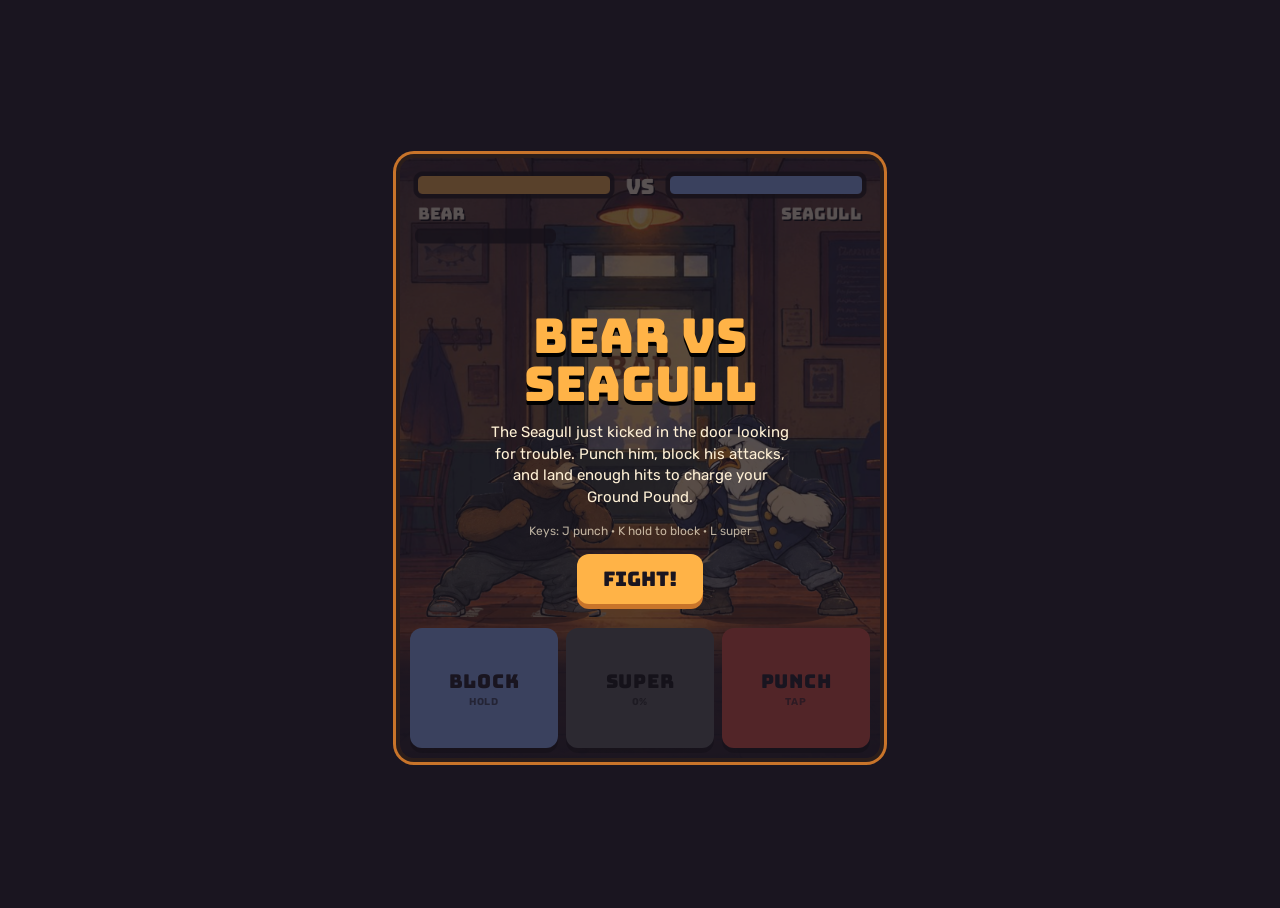
<file: minigames/html/bear-vs-seagull.html>
<!doctype html>
<html lang="en">
<meta charset="utf-8">
<meta name="viewport" content="width=device-width, initial-scale=1, viewport-fit=cover, user-scalable=no">
<title>Bear vs Seagull</title>
<meta name="claude:viewport-fit-sides" content="cover">
<link rel="preconnect" href="https://fonts.googleapis.com">
<link rel="stylesheet" href="https://fonts.googleapis.com/css2?family=Bungee&family=Rubik:wght@500;700&display=swap">
<style>
/* Layout: one 4:5 game screen (matches Episode Night's frame): the harbor bar arena on a canvas, three thumb buttons along the bottom. Single warm-night look taken from the bar art. */
:root {
  --night: #1a1520;
  --frame: #2a1d1a;
  --amber: #ffb347;
  --amber-deep: #c8742a;
  --navy: #3d5a8c;
  --coat: #8fb4ff;
  --red: #e8503f;
  --cream: #fff1d6;
  --display: "Bungee", "Arial Black", Impact, sans-serif;
  --body: "Rubik", system-ui, sans-serif;
  color-scheme: dark;
}
[hidden] { display: none !important; }
html, body { height: 100%; }
body {
  background: var(--night); color: var(--cream); font-family: var(--body);
  display: grid; place-items: center; overflow: hidden;
  padding-left: max(16px, env(safe-area-inset-left, 0px));
  padding-right: max(16px, env(safe-area-inset-right, 0px));
  padding-block: 12px; box-sizing: border-box;
  touch-action: manipulation; -webkit-user-select: none; user-select: none;
}
#screen {
  position: relative; width: min(100%, 480px, calc((100dvh - 24px) * 0.8));
  aspect-ratio: 4 / 5; max-width: 100%;
  border-radius: 14px; overflow: hidden; background: var(--frame);
  box-shadow: 0 0 0 4px var(--frame), 0 0 0 7px var(--amber-deep);
}
canvas { display: block; width: 100%; height: 100%; }
#pad {
  position: absolute; left: 0; right: 0; bottom: 0; height: 20%;
  display: grid; grid-template-columns: 1fr 1fr 1fr; gap: 8px; padding: 6px 10px 10px;
  background: linear-gradient(transparent, rgba(26,21,32,.85) 35%);
}
#pad button {
  font-family: var(--display); font-size: clamp(13px, 4.2vw, 19px); letter-spacing: .04em;
  border: 0; border-radius: 12px; color: var(--night); cursor: pointer;
  box-shadow: 0 5px 0 rgba(0,0,0,.5); transition: transform .06s, filter .2s;
  touch-action: none;
}
#pad button:active, #pad button.down { transform: translateY(4px); box-shadow: 0 1px 0 rgba(0,0,0,.5); }
#pad button:focus-visible { outline: 3px solid var(--cream); outline-offset: 2px; }
#pad small { display: block; font-family: var(--body); font-weight: 700; font-size: 10px; letter-spacing: .08em; opacity: .65; margin-top: 2px; }
#bBlock { background: var(--coat); }
#bPunch { background: var(--red); color: var(--cream); }
#bSuper { background: var(--amber); }
#bSuper:disabled { filter: grayscale(1) brightness(.5); cursor: default; }
#bSuper.ready { animation: glow .7s ease-in-out infinite alternate; }
@keyframes glow { to { box-shadow: 0 5px 0 rgba(0,0,0,.5), 0 0 22px var(--amber); filter: brightness(1.15); } }
#overlay {
  position: absolute; inset: 0; display: grid; place-content: center; gap: 14px; text-align: center;
  background: rgba(26,21,32,.72); padding: 24px;
}
#overlay h1 { font-family: var(--display); font-weight: 400; margin: 0; font-size: clamp(30px, 10vw, 48px); line-height: 1; color: var(--amber); text-wrap: balance; text-shadow: 0 4px 0 #000; }
#overlay p { margin: 0; font-size: 15px; line-height: 1.45; max-width: 30ch; justify-self: center; }
#overlay .keys { font-size: 12px; opacity: .7; }
#overlay button {
  justify-self: center; font-family: var(--display); font-size: 20px; padding: 12px 26px;
  background: var(--amber); color: var(--night); border: 0; border-radius: 12px; cursor: pointer;
  box-shadow: 0 5px 0 var(--amber-deep);
}
#overlay button:active { transform: translateY(4px); box-shadow: 0 1px 0 var(--amber-deep); }
#overlay button:focus-visible { outline: 3px solid var(--cream); outline-offset: 3px; }
@media (prefers-reduced-motion: reduce) { #bSuper.ready { animation: none; box-shadow: 0 0 0 3px var(--cream); } }
</style>

<div id="screen">
  <canvas id="c" width="640" height="800"></canvas>
  <div id="pad">
    <button id="bBlock" aria-label="Block (hold)">BLOCK<small>HOLD</small></button>
    <button id="bSuper" disabled aria-label="Super move">SUPER<small id="superPct">0%</small></button>
    <button id="bPunch" aria-label="Punch">PUNCH<small>TAP</small></button>
  </div>
  <div id="overlay">
    <h1 id="ovTitle">Bear vs Seagull</h1>
    <p id="ovText">The Seagull just kicked in the door looking for trouble. Punch him, block his attacks, and land enough hits to charge your Ground Pound.</p>
    <p class="keys" id="ovKeys">Keys: J punch · K hold to block · L super</p>
    <button id="ovBtn">FIGHT!</button>
  </div>
</div>

<script>
const ART={"bg": "[data-uri]", "bear_idle": "[data-uri]", "gull_idle": "[data-uri]", "bear_punch": "[data-uri]", "bear_jump": "[data-uri]", "bear_slam": "[data-uri]", "gull_punch": "[data-uri]", "gull_dive": "[data-uri]"};

/* ===== CONFIG — tune the fight here (same idea as config.js) ===== */
const CONFIG = {
  id: "bear-vs-seagull",
  bearHP: 100, gullHP: 100,
  punchDamage: 8, stunnedPunchDamage: 14, superDamage: 32,
  gullHitDamage: 12,
  meterPerHit: 25,          // 4 clean hits = super ready
  punchTime: 0.3,
  windupTime: [0.8, 0.45],  // seagull wind-up at full HP → near K.O. (gets faster)
  idleTime: [0.6, 1.3],
  guardChance: 0.3,
  stunTime: 1.1,
};

/* ===== Episode Night hook =====
   On a win or a loss the game posts {type:"minigame-complete", id, result:"win"|"lose"}
   to the parent window and fires a "minigame-complete" event on window, so the episode
   can branch to the Bear-wins or Seagull-wins video.
   Opened on its own (not inside Episode Night), a loss offers Try Again instead. */
const EMBEDDED = window.parent && window.parent !== window;
function reportResult(result) {
  const msg = { type: "minigame-complete", id: CONFIG.id, result };
  try { if (EMBEDDED) window.parent.postMessage(msg, "*"); } catch (e) {}
  window.dispatchEvent(new CustomEvent("minigame-complete", { detail: msg }));
}
function reportWin() { reportResult("win"); }

/* ---------- sprites: h = drawn height in game units, ax = where the body center sits (0–1 of width) ---------- */
const SPR = {
  bg: {}, bear_idle: { h: 126, ax: .5 }, bear_punch: { h: 124, ax: .38 }, bear_jump: { h: 100, ax: .5 },
  bear_slam: { h: 136, ax: .5 }, gull_idle: { h: 134, ax: .5 }, gull_punch: { h: 128, ax: .62 }, gull_dive: { h: 104, ax: .5 },
};
let loaded = 0;
for (const k in SPR) { const im = new Image(); im.onload = () => loaded++; im.src = ART[k]; SPR[k].img = im; }

const cv = document.getElementById("c"), g = cv.getContext("2d");
const W = 320, H = 400, FLOOR = 306, BEAR_X = 80, GULL_X = 242;
const $ = id => document.getElementById(id);
const ov = $("overlay"), bSuper = $("bSuper");
const rand = (a, b) => a + Math.random() * (b - a);
const lerp = (a, b, k) => a + (b - a) * k;

let S;
function reset() {
  S = {
    phase: "ready", t: 0, shake: 0, flash: 0, super: 0,
    bear: { hp: CONFIG.bearHP, meter: 0, act: "idle", t: 0, blocking: false, hurt: 0, x: BEAR_X, y: FLOOR, kb: 0 },
    gull: { hp: CONFIG.gullHP, st: "idle", t: rand(...CONFIG.idleTime), hurt: 0, x: GULL_X, y: FLOOR, move: "kick", hitDone: false, kb: 0, ko: 0 },
    pops: [], parts: [], rings: [],
  };
  updatePad();
}

/* ---------- input ---------- */
let blockHeld = false;
function punch() {
  const b = S.bear;
  if (S.phase !== "fight" || b.act !== "idle" || blockHeld) return;
  b.act = "punch"; b.t = 0; b.resolved = false;
}
function superMove() {
  const b = S.bear;
  if (S.phase !== "fight" || b.meter < 100 || b.act === "super") return;
  b.act = "super"; b.t = 0; b.resolved = false; b.meter = 0;
  S.super = 1.4; updatePad();
}
function setBlock(on) { blockHeld = on; $("bBlock").classList.toggle("down", on); }

$("bBlock").addEventListener("pointerdown", e => { e.preventDefault(); e.currentTarget.setPointerCapture?.(e.pointerId); setBlock(true); });
["pointerup", "pointercancel", "lostpointercapture"].forEach(n => $("bBlock").addEventListener(n, () => setBlock(false)));
$("bPunch").addEventListener("pointerdown", e => { e.preventDefault(); punch(); });
bSuper.addEventListener("pointerdown", e => { e.preventDefault(); superMove(); });
addEventListener("keydown", e => {
  if (e.repeat) return;
  const k = e.key.toLowerCase();
  if (k === "j" || k === "a") punch();
  if (k === "k" || k === "s") setBlock(true);
  if (k === "l" || k === " ") { e.preventDefault(); superMove(); }
  if (k === "enter" && !ov.hidden && !$("ovBtn").hidden) $("ovBtn").click();
});
addEventListener("keyup", e => { const k = e.key.toLowerCase(); if (k === "k" || k === "s") setBlock(false); });

$("ovBtn").addEventListener("click", () => {
  if (S.phase === "win") {
    reportWin();
    $("ovTitle").textContent = "Bar's safe!"; $("ovText").textContent = "On to the next part of the episode."; $("ovBtn").hidden = true;
    return;
  }
  if (S.phase === "lose" && EMBEDDED) {
    reportResult("lose");
    $("ovBtn").hidden = true;
    return;
  }
  reset(); ov.hidden = true; S.phase = "countdown"; S.t = 0;
});

function updatePad() {
  const m = Math.round(S.bear.meter);
  $("superPct").textContent = m >= 100 ? "READY!" : m + "%";
  bSuper.disabled = m < 100;
  bSuper.classList.toggle("ready", m >= 100);
}

/* ---------- effects ---------- */
function pop(text, x, y, color) { S.pops.push({ text, x, y, color, t: 0 }); }
function feathers(x, y, n) {
  for (let i = 0; i < n; i++) S.parts.push({ x, y, vx: rand(-110, 110), vy: rand(-150, -30), r: rand(0, 6.28), vr: rand(-6, 6), t: 0, life: rand(.7, 1.2), color: i % 3 ? "#fff1d6" : "#e9dcc0" });
}

/* ---------- logic ---------- */
function hitGull(dmg, label) {
  const s = S.gull;
  s.hp = Math.max(0, s.hp - dmg); s.hurt = .35; s.st = "hurt"; s.t = .35; s.kb = dmg > 20 ? 30 : 12;
  S.shake = Math.max(S.shake, dmg > 20 ? 14 : 5);
  pop(label, s.x, FLOOR - 165, "#fff1d6");
  feathers(s.x, FLOOR - 100, dmg > 20 ? 20 : 7);
  if (s.hp <= 0) { S.phase = "win"; S.t = 0; setBlock(false); }
}

function step(dt) {
  S.t += dt;
  S.shake = Math.max(0, S.shake - dt * 30);
  S.flash = Math.max(0, S.flash - dt * 3);
  S.super = Math.max(0, S.super - dt);
  S.pops = S.pops.filter(p => (p.t += dt) < 0.9);
  S.parts = S.parts.filter(p => { p.t += dt; p.vy += 260 * dt; p.x += p.vx * dt; p.y += p.vy * dt; p.r += p.vr * dt; return p.t < p.life; });
  S.rings = S.rings.filter(r => (r.t += dt) < 0.5);

  const b = S.bear, s = S.gull;
  b.hurt = Math.max(0, b.hurt - dt); s.hurt = Math.max(0, s.hurt - dt);
  b.kb = Math.max(0, b.kb - dt * 80); s.kb = Math.max(0, s.kb - dt * 80);

  if (S.phase === "countdown") { if (S.t > 2.2) { S.phase = "fight"; S.t = 0; } return; }
  if (S.phase === "win" || S.phase === "lose") {
    if (S.phase === "win") s.ko = Math.min(1, s.ko + dt * 2.5);
    s.x = lerp(s.x, GULL_X, dt * 4); s.y = lerp(s.y, FLOOR, dt * 8);
    if (S.t > 1.3 && ov.hidden) showEnd();
    return;
  }
  if (S.phase !== "fight") return;

  /* bear */
  b.blocking = blockHeld && b.act === "idle";
  if (b.act === "punch") {
    b.t += dt;
    if (!b.resolved && b.t > CONFIG.punchTime * 0.35) {
      b.resolved = true;
      if (s.st === "guard") { pop("GUARD!", s.x, FLOOR - 165, "#8fb4ff"); S.shake = 2; }
      else if (s.st === "strike") { /* mid-attack, out of reach */ }
      else {
        const stunned = s.st === "stunned";
        hitGull(stunned ? CONFIG.stunnedPunchDamage : CONFIG.punchDamage, stunned ? "CRUNCH!" : s.st === "windup" ? "INTERRUPT!" : "BOP!");
        b.meter = Math.min(100, b.meter + CONFIG.meterPerHit); updatePad();
      }
    }
    if (b.t >= CONFIG.punchTime) b.act = "idle";
  } else if (b.act === "super") {
    b.t += dt;
    // Ground Pound: leap up (0–.4), slam down (.4–.55), impact, hold
    if (b.t < 0.4) b.y = FLOOR - Math.sin(b.t / 0.4 * Math.PI / 2) * 120;
    else if (b.t < 0.55) b.y = FLOOR - 120 * (1 - (b.t - 0.4) / 0.15);
    else b.y = FLOOR;
    if (!b.resolved && b.t >= 0.55) {
      b.resolved = true; S.flash = 1; S.shake = 16;
      S.rings.push({ t: 0 });
      hitGull(CONFIG.superDamage, "BOOM!");
    }
    if (b.t > 1.2) { b.act = "idle"; b.y = FLOOR; }
  }
  if (S.phase !== "fight") return;

  /* seagull AI */
  const life = s.hp / CONFIG.gullHP;
  const windup = CONFIG.windupTime[1] + (CONFIG.windupTime[0] - CONFIG.windupTime[1]) * life;
  s.t -= dt;
  if (b.act === "super" && (s.st === "windup" || s.st === "strike")) { s.st = "idle"; s.t = 1.4; }

  if (s.t <= 0) {
    switch (s.st) {
      case "idle":
        if (Math.random() < CONFIG.guardChance) { s.st = "guard"; s.t = rand(.7, 1.1); }
        else { s.st = "windup"; s.t = windup; s.move = Math.random() < .5 ? "kick" : "punch"; }
        break;
      case "windup": s.st = "strike"; s.t = s.move === "kick" ? 0.32 : 0.22; s.dur = s.t; s.hitDone = false; break;
      case "strike": s.st = "retreat"; s.t = 0.35; break;
      default: s.st = "idle"; s.t = rand(...CONFIG.idleTime) * (0.6 + 0.4 * life);
    }
  }

  const targetX = BEAR_X + 70;
  if (s.st === "strike") {
    const k = 1 - s.t / s.dur;
    s.x = lerp(GULL_X, targetX, Math.min(1, k * 1.2));
    s.y = s.move === "kick" ? FLOOR - Math.sin(k * Math.PI) * 70 + k * 20 : FLOOR;
    if (!s.hitDone && k > 0.78) {
      s.hitDone = true;
      if (b.blocking) {
        s.st = "stunned"; s.t = CONFIG.stunTime; s.y = FLOOR;
        pop("BLOCKED!", b.x, FLOOR - 160, "#8fb4ff"); S.shake = 4; feathers(s.x - 30, FLOOR - 90, 4);
      } else if (b.act !== "super") {
        b.hp = Math.max(0, b.hp - CONFIG.gullHitDamage); b.hurt = .4; b.kb = 14; S.shake = 8;
        pop(s.move === "kick" ? "DIVE KICK!" : "WHAM!", b.x, FLOOR - 160, "#e8503f");
        if (b.act === "punch") b.act = "idle";
        if (b.hp <= 0) { S.phase = "lose"; S.t = 0; setBlock(false); }
      }
    }
  } else if (s.st === "stunned") {
    s.x = lerp(s.x, targetX + 10, dt * 6); s.y = FLOOR;
  } else {
    s.x = lerp(s.x, GULL_X, dt * 6); s.y = lerp(s.y, FLOOR, dt * 10);
  }
}

function showEnd() {
  ov.hidden = false; $("ovKeys").hidden = true; $("ovBtn").hidden = false;
  if (S.phase === "win") {
    $("ovTitle").textContent = "Bear wins!";
    $("ovText").textContent = "The Seagull's out cold on the floorboards. Drinks are on the house.";
    $("ovBtn").textContent = "CONTINUE";
  } else {
    $("ovTitle").textContent = "Knocked out!";
    $("ovText").textContent = EMBEDDED
      ? "The Seagull got the better of Bear this time."
      : "Tip: hold Block when the Seagull flashes \"!\", then punch him while he's dizzy.";
    $("ovBtn").textContent = EMBEDDED ? "CONTINUE" : "TRY AGAIN";
  }
  $("ovBtn").focus();
}

/* ---------- drawing (game units: 320×400, canvas is 2× for crisp art) ---------- */
function rr(x, y, w, h, r) { g.beginPath(); g.roundRect(x, y, w, h, r); }
function circle(x, y, r, c) { g.fillStyle = c; g.beginPath(); g.arc(x, y, r, 0, 6.283); g.fill(); }

// draw sprite with feet at (x, y); sy squashes vertically
function sprite(key, x, y, opt = {}) {
  const sp = SPR[key], im = sp.img; if (!im.complete || !im.naturalWidth) return;
  const h = sp.h * (opt.scale || 1), w = h * im.naturalWidth / im.naturalHeight, sy = opt.sy || 1;
  g.save(); g.translate(x, y);
  if (opt.rot) g.rotate(opt.rot);
  if (opt.alpha != null) g.globalAlpha = opt.alpha;
  g.drawImage(im, -w * sp.ax, -h * sy, w, h * sy);
  g.restore();
}
function shadow(x, w) { g.fillStyle = "rgba(20,10,8,.45)"; g.beginPath(); g.ellipse(x, FLOOR - 2, w, 7, 0, 0, 6.283); g.fill(); }

function drawBear() {
  const b = S.bear, x = b.x - b.kb, blink = b.hurt > 0 && (b.hurt * 20 | 0) % 2 ? .35 : 1;
  shadow(x, 46 * (1 - (FLOOR - b.y) / 260));
  const breathe = 1 + Math.sin(S.t * 4) * 0.012;
  if (b.act === "punch") {
    const k = Math.sin(Math.min(1, b.t / CONFIG.punchTime) * Math.PI);
    sprite("bear_punch", x + k * 22, b.y, { alpha: blink });
  } else if (b.act === "super") {
    sprite(b.t < 0.55 ? "bear_jump" : "bear_slam", x + (b.t < .55 ? 0 : 6), b.y, {});
  } else if (b.blocking) {
    sprite("bear_idle", x - 4, b.y, { sy: 0.94, alpha: blink });
    g.strokeStyle = "rgba(143,180,255,.9)"; g.lineWidth = 4; g.beginPath(); g.arc(x + 20, b.y - 70, 66, -1.0, 1.0); g.stroke();
    g.strokeStyle = "rgba(143,180,255,.35)"; g.lineWidth = 10; g.stroke();
  } else {
    sprite("bear_idle", x, b.y, { sy: breathe, alpha: blink });
  }
}

function drawGull() {
  const s = S.gull, x = s.x + s.kb, blink = s.hurt > 0 && (s.hurt * 20 | 0) % 2 ? .35 : 1;
  shadow(x, 44 * (1 - (FLOOR - s.y) / 260));
  if (S.phase === "win") { sprite("gull_idle", x + s.ko * 20, s.y, { rot: s.ko * 1.45 }); return; }
  if (s.st === "strike") {
    sprite(s.move === "kick" ? "gull_dive" : "gull_punch", x, s.y, {});
  } else if (s.st === "windup") {
    sprite("gull_idle", x + 6, s.y, { sy: 0.9 });
    if (((S.t * 10) | 0) % 2) {
      g.font = "30px Bungee, sans-serif"; g.textAlign = "center";
      g.fillStyle = "#000"; g.fillText("!", x + 2, s.y - 150); g.fillStyle = "#e8503f"; g.fillText("!", x, s.y - 152);
    }
  } else if (s.st === "stunned") {
    sprite("gull_idle", x, s.y, { rot: Math.sin(S.t * 8) * 0.06 });
    for (let i = 0; i < 3; i++) { const a = S.t * 5 + i * 2.09; circle(x + Math.cos(a) * 24, s.y - 150 + Math.sin(a) * 7, 4, "#ffb347"); }
  } else if (s.st === "guard") {
    sprite("gull_idle", x + 4, s.y, { sy: 0.95, alpha: blink });
    g.strokeStyle = "rgba(255,241,214,.85)"; g.lineWidth = 4; g.beginPath(); g.arc(x - 20, s.y - 72, 64, Math.PI - 1.0, Math.PI + 1.0); g.stroke();
  } else {
    sprite("gull_idle", x, s.y, { sy: 1 + Math.sin(S.t * 4 + 1) * 0.012, alpha: blink });
  }
}

function bar(x, y, w, frac, color, label, right) {
  g.fillStyle = "rgba(10,6,8,.8)"; rr(x - 3, y - 3, w + 6, 18, 6); g.fill();
  g.fillStyle = "#4a2a26"; rr(x, y, w, 12, 3); g.fill();
  g.fillStyle = frac > 0.3 ? color : "#e8503f";
  const fw = w * Math.max(0, frac);
  if (fw > 0) { rr(right ? x + w - fw : x, y, fw, 12, 3); g.fill(); }
  g.font = "11px Bungee, sans-serif"; g.textAlign = right ? "right" : "left";
  g.fillStyle = "#000"; g.fillText(label, (right ? x + w : x) + 1, y + 30);
  g.fillStyle = "#fff1d6"; g.fillText(label, right ? x + w : x, y + 29);
}

function drawHUD() {
  bar(12, 12, 128, S.bear.hp / CONFIG.bearHP, "#ffb347", "BEAR", false);
  bar(180, 12, 128, S.gull.hp / CONFIG.gullHP, "#8fb4ff", "SEAGULL", true);
  g.font = "14px Bungee, sans-serif"; g.textAlign = "center";
  g.fillStyle = "#000"; g.fillText("VS", 161, 25); g.fillStyle = "#fff1d6"; g.fillText("VS", 160, 24);
  // super meter under the bear's bar
  g.fillStyle = "rgba(10,6,8,.8)"; rr(10, 47, 94, 10, 4); g.fill();
  g.fillStyle = S.bear.meter >= 100 && ((S.t * 6) | 0) % 2 ? "#fff1d6" : "#ffb347";
  if (S.bear.meter > 0) { rr(12, 49, 90 * S.bear.meter / 100, 6, 3); g.fill(); }
}

function bigText(t, size, color) {
  g.font = size + "px Bungee, sans-serif"; g.textAlign = "center";
  g.fillStyle = "#000"; g.fillText(t, 162, 132); g.fillStyle = color; g.fillText(t, 160, 128);
}

function draw() {
  g.setTransform(2, 0, 0, 2, 0, 0);
  g.save();
  if (S.shake) g.translate(rand(-S.shake, S.shake), rand(-S.shake, S.shake));
  const bg = SPR.bg.img;
  if (bg.complete && bg.naturalWidth) g.drawImage(bg, -8, -8, W + 16, H + 16); else { g.fillStyle = "#2a1d1a"; g.fillRect(0, 0, W, H); }
  for (const r of S.rings) {
    const k = r.t / 0.5; g.strokeStyle = `rgba(255,179,71,${1 - k})`; g.lineWidth = 6 * (1 - k) + 1;
    g.beginPath(); g.ellipse(S.bear.x + 20, FLOOR, 30 + k * 220, 8 + k * 20, 0, 0, 6.283); g.stroke();
  }
  drawGull(); drawBear();
  for (const p of S.parts) { g.save(); g.translate(p.x, p.y); g.rotate(p.r); g.globalAlpha = 1 - p.t / p.life; g.fillStyle = p.color; g.beginPath(); g.ellipse(0, 0, 7, 2.6, 0, 0, 6.283); g.fill(); g.restore(); }
  for (const p of S.pops) {
    g.globalAlpha = 1 - p.t / 0.9; g.font = "16px Bungee, sans-serif"; g.textAlign = "center";
    const y = p.y - p.t * 40;
    g.fillStyle = "#000"; g.fillText(p.text, p.x + 2, y + 2); g.fillStyle = p.color; g.fillText(p.text, p.x, y);
    g.globalAlpha = 1;
  }
  g.restore();
  if (S.flash) { g.fillStyle = `rgba(255,241,214,${S.flash * 0.75})`; g.fillRect(0, 0, W, H); }
  if (S.super > 0.7) bigText("GROUND POUND!", 24, "#ffb347");
  drawHUD();
  if (S.phase === "countdown") bigText(S.t < 1.3 ? "READY…" : "FIGHT!", 40, S.t < 1.3 ? "#fff1d6" : "#e8503f");
  if (S.phase === "win" && S.t < 1.3) bigText("K.O.!", 54, "#ffb347");
  if (S.phase === "lose" && S.t < 1.3) bigText("OUCH!", 54, "#e8503f");
}

let last = 0;
function frame(ts) {
  const dt = Math.min(0.05, (ts - last) / 1000 || 0); last = ts;
  step(dt); draw(); requestAnimationFrame(frame);
}
reset();
requestAnimationFrame(frame);
</script>
</file>
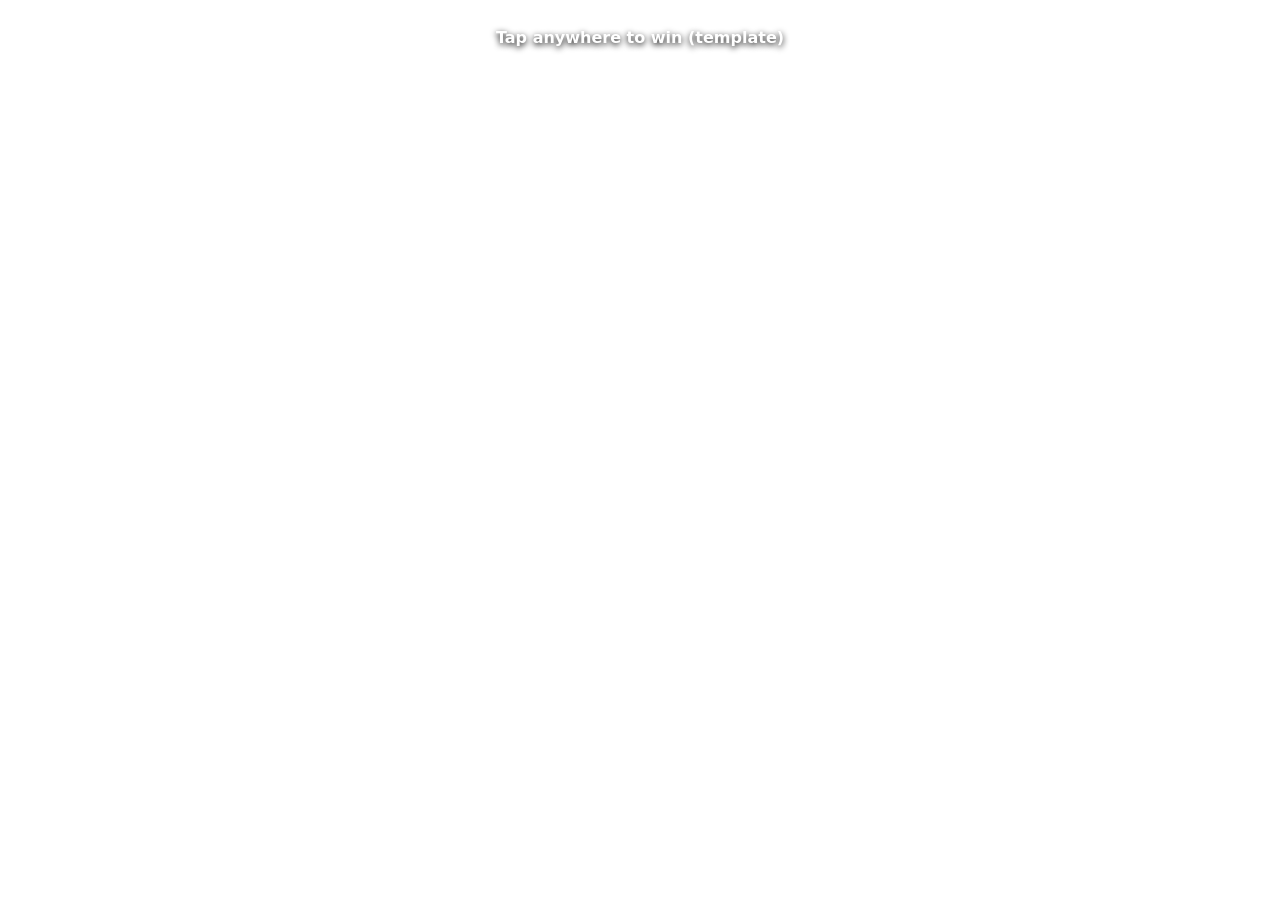
<file: minigames/html/overlay-template.html>
<!doctype html>
<html lang="en">
<meta charset="utf-8">
<meta name="viewport" content="width=device-width, initial-scale=1, viewport-fit=cover, user-scalable=no">
<title>Overlay game template</title>
<!--
  STARTER TEMPLATE for a see-through game that plays ON TOP of a video clip.
  Copy this file, rename it, and build your game inside #game.

  How it fits in Episode Night:
  - The page background MUST stay transparent so the video shows through.
    Only draw the things the player should see (targets, scores, effects).
  - The page fills the 4:5 video frame exactly.
  - Every animation frame the game receives the clip's clock:
        { type: "video-time", t, duration, loops, paused }
    t = seconds into the clip, loops = how many times a looping clip has
    wrapped around. Use it to time things to the action in the video.
  - At the start it also receives { type: "overlay:init", params } with the
    params set for this scene in the Studio.
  - When the player wins or loses, call finish("win") or finish("lose").
    The story then branches (On win / On lose in the Studio). If the clip
    ends (and doesn't loop) before either happens, that counts as a miss.
-->
<style>
  html, body { margin: 0; height: 100%; background: transparent; overflow: hidden; }
  body { font-family: system-ui, sans-serif; color: #fff; -webkit-user-select: none; user-select: none; touch-action: manipulation; }
  #game { position: absolute; inset: 0; }
  .hint { position: absolute; left: 0; right: 0; top: 12px; text-align: center; font-weight: 800; text-shadow: 0 2px 6px #000; }
</style>

<div id="game">
  <p class="hint">Tap anywhere to win (template)</p>
</div>

<script>
  let params = {};
  let video = { t: 0, duration: 0, loops: 0, paused: false };
  let over = false;

  function finish(result) {             // "win" or "lose"
    if (over) return;
    over = true;
    parent.postMessage({ type: "minigame-complete", result }, "*");
  }

  addEventListener("message", e => {
    const d = e.data || {};
    if (d.type === "overlay:init") params = d.params || {};
    if (d.type === "video-time") video = d;
  });

  // ---- your game goes here ----
  document.getElementById("game").addEventListener("pointerdown", () => finish("win"));
</script>
</file>
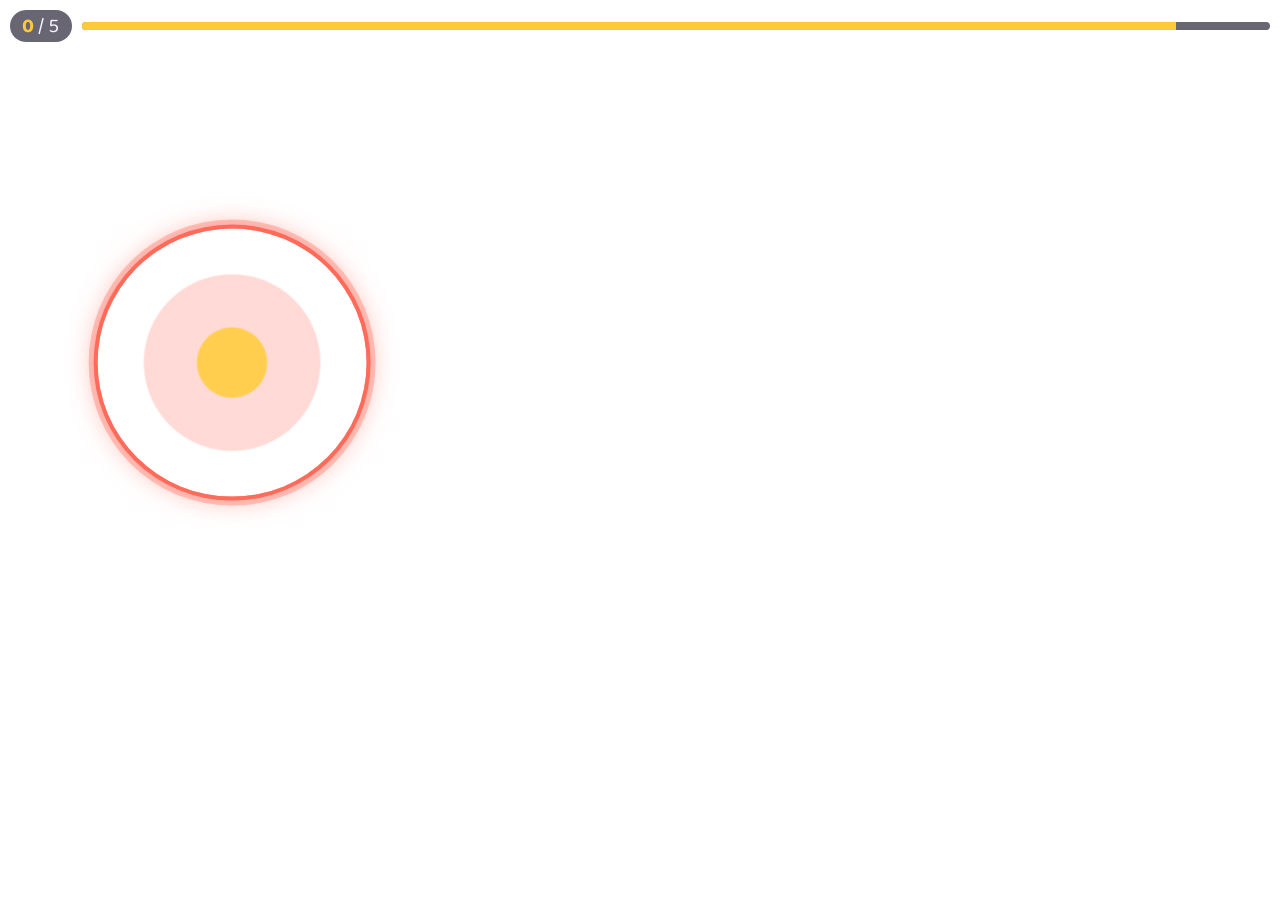
<file: minigames/html/tap-targets.html>
<!doctype html>
<html lang="en">
<meta charset="utf-8">
<meta name="viewport" content="width=device-width, initial-scale=1, viewport-fit=cover, user-scalable=no">
<title>Tap the Targets</title>
<!--
  See-through overlay game: glowing targets pop up over the playing video.
  Tap enough of them before time runs out.

  Params (set per scene in the Studio):
    count    how many targets to hit to win          (default 5)
    time     seconds of video time allowed           (default 8)
    startAt  clip time (s) when the first target shows (default 0.5)
    label    word that pops when you hit one         (default "BOP!")
    life     seconds each target stays up            (default 1.4)

  The clock is the VIDEO's clock, so pausing the video pauses the game.
-->
<link rel="preconnect" href="https://fonts.googleapis.com">
<link rel="stylesheet" href="https://fonts.googleapis.com/css2?family=Baloo+2:wght@800&display=swap">
<style>
  :root {
    --hit: #ffc93c;
    --ring: #ff6b5a;
    --ink: #f7f2ff;
    --shade: rgba(12, 9, 28, 0.62);
    --display: "Baloo 2", ui-rounded, system-ui, sans-serif;
  }
  html, body { margin: 0; height: 100%; background: transparent; overflow: hidden; }
  body { font-family: var(--display); color: var(--ink); -webkit-user-select: none; user-select: none; touch-action: none; }
  #game { position: absolute; inset: 0; }

  .hud {
    position: absolute; left: 10px; right: 10px; top: 10px;
    display: flex; align-items: center; gap: 10px;
    pointer-events: none;
  }
  .count {
    flex: none; padding: 2px 12px; border-radius: 999px;
    background: var(--shade); font-size: 20px; line-height: 1.4; font-variant-numeric: tabular-nums;
  }
  .count b { color: var(--hit); }
  .clock { flex: 1; height: 8px; border-radius: 4px; background: var(--shade); overflow: hidden; }
  .clock span { display: block; height: 100%; width: 100%; background: var(--hit); transition: width .1s linear; }
  .clock.low span { background: var(--ring); }

  .target {
    position: absolute; width: 21%; aspect-ratio: 1; padding: 0; border: 0;
    transform: translate(-50%, -50%) scale(0.2); opacity: 0;
    border-radius: 50%; background: radial-gradient(circle, rgba(255,201,60,.9) 0 18%, rgba(255,107,90,.25) 19% 46%, transparent 47%);
    box-shadow: 0 0 0 4px var(--ring), 0 0 0 9px rgba(255,107,90,.35), 0 0 28px rgba(255,107,90,.7);
    animation: pop-in .22s cubic-bezier(.2,1.6,.4,1) forwards, pulse .7s ease-in-out .22s infinite alternate;
    cursor: pointer;
  }
  .target.fade { animation: fade-out .25s ease-in forwards; pointer-events: none; }
  @keyframes pop-in { to { transform: translate(-50%, -50%) scale(1); opacity: 1; } }
  @keyframes pulse { to { transform: translate(-50%, -50%) scale(1.08); } }
  @keyframes fade-out { from { transform: translate(-50%, -50%) scale(1); opacity: 1; } to { transform: translate(-50%, -50%) scale(.4); opacity: 0; } }

  .pop {
    position: absolute; transform: translate(-50%, -50%); pointer-events: none;
    font-size: clamp(26px, 9vw, 40px); color: var(--hit);
    text-shadow: 0 3px 0 #000, 0 0 12px rgba(0,0,0,.6);
    animation: rise .6s ease-out forwards;
  }
  @keyframes rise { to { transform: translate(-50%, -150%) scale(1.2); opacity: 0; } }

  .banner {
    position: absolute; left: 50%; top: 45%; transform: translate(-50%, -50%);
    padding: 6px 22px; border-radius: 16px; background: var(--shade);
    font-size: clamp(30px, 11vw, 52px); white-space: nowrap; pointer-events: none;
    animation: pop-in-b .3s cubic-bezier(.2,1.6,.4,1);
  }
  @keyframes pop-in-b { from { transform: translate(-50%, -50%) scale(.3); opacity: 0; } }
  @media (prefers-reduced-motion: reduce) { .target, .pop, .banner { animation-duration: .01ms !important; } }
</style>

<div id="game">
  <div class="hud">
    <span class="count"><b id="got">0</b> / <span id="need">5</span></span>
    <span class="clock" id="clock"><span id="clockFill"></span></span>
  </div>
</div>

<script>
  const P = { count: 5, time: 8, startAt: 0.5, label: "BOP!", life: 1.4 };
  const game = document.getElementById("game");
  const $ = id => document.getElementById(id);

  let started = false, over = false, got = 0;
  let elapsed = 0, lastT = null, nextSpawn = 0;
  let target = null;

  function readParams(obj) {
    for (const k of Object.keys(P)) if (obj[k] != null && obj[k] !== "") P[k] = typeof P[k] === "number" ? Number(obj[k]) : String(obj[k]);
    $("need").textContent = P.count;
  }
  readParams(Object.fromEntries(new URLSearchParams(location.search)));   // works standalone too

  function finish(result) {
    if (over) return;
    over = true;
    if (target) { target.el.remove(); target = null; }
    const b = document.createElement("div");
    b.className = "banner";
    b.textContent = result === "win" ? "NICE!" : "TOO SLOW!";
    game.appendChild(b);
    setTimeout(() => parent.postMessage({ type: "minigame-complete", result }, "*"), 700);
  }

  function spawn() {
    const el = document.createElement("button");
    el.className = "target";
    el.setAttribute("aria-label", "Target");
    const x = 18 + Math.random() * 64, y = 24 + Math.random() * 56;
    el.style.left = x + "%"; el.style.top = y + "%";
    const t = { el, x, y, age: 0 };
    el.addEventListener("pointerdown", e => { e.preventDefault(); hit(t); });
    game.appendChild(el);
    target = t;
  }

  function hit(t) {
    if (over || target !== t) return;
    target = null;
    t.el.classList.add("fade");
    setTimeout(() => t.el.remove(), 250);
    const p = document.createElement("div");
    p.className = "pop"; p.textContent = P.label;
    p.style.left = t.x + "%"; p.style.top = t.y + "%";
    game.appendChild(p);
    setTimeout(() => p.remove(), 600);
    got++;
    $("got").textContent = got;
    nextSpawn = 0.25;
    if (got >= P.count) finish("win");
  }

  // Everything advances on the VIDEO's clock.
  function onVideoTime({ t, duration, paused }) {
    if (over) return;
    if (lastT == null) { lastT = t; return; }
    let dt = t - lastT;
    if (dt < 0 && duration) dt += duration;          // looped
    lastT = t;
    if (paused || dt <= 0 || dt > 0.5) return;
    if (!started) { if (t < P.startAt) return; started = true; }

    elapsed += dt;
    const left = Math.max(0, 1 - elapsed / P.time);
    $("clockFill").style.width = (left * 100) + "%";
    $("clock").classList.toggle("low", left < 0.3);
    if (left <= 0) { finish("lose"); return; }

    if (target) {
      target.age += dt;
      if (target.age > P.life) {
        const old = target; target = null;
        old.el.classList.add("fade"); setTimeout(() => old.el.remove(), 250);
        nextSpawn = 0.15;
      }
    } else if ((nextSpawn -= dt) <= 0) spawn();
  }

  addEventListener("message", e => {
    const d = e.data || {};
    if (d.type === "overlay:init") readParams(d.params || {});
    if (d.type === "video-time") onVideoTime(d);
  });

  // Opened on its own (no video feeding time), run on the wall clock.
  if (parent === window) {
    let t0 = performance.now();
    (function run(now) {
      onVideoTime({ t: (now - t0) / 1000, duration: 0, paused: false });
      if (!over) requestAnimationFrame(run);
    })(t0);
  }
</script>
</file>
<file: style.css>
/* Layout: a TV-night lineup — episode "screens" on a dark living-room ground;
   the player is a full-bleed black stage with a floating control bar.
   Single dark look on purpose (it's a screen in a dim room). */
:root {
  --night:   #16122e;   /* page ground */
  --night-2: #241d4a;   /* cards, panels */
  --night-3: #332a63;   /* raised bits, game sky */
  --ink:     #f7f2ff;   /* main text */
  --muted:   #a99fd2;   /* secondary text */
  --marquee: #ffc93c;   /* accent: current episode, primary buttons */
  --coral:   #ff6b5a;   /* minigames */
  --mint:    #6fe2b4;   /* watched / matched */
  --line:    rgba(247, 242, 255, 0.1);
  --scrim:   rgba(12, 9, 28, 0.74);

  --display: "Baloo 2", ui-rounded, "SF Pro Rounded", system-ui, sans-serif;
  --body: ui-rounded, "SF Pro Rounded", system-ui, -apple-system, "Segoe UI", Roboto, sans-serif;

  --gutter-l: max(16px, env(safe-area-inset-left, 0px));
  --gutter-r: max(16px, env(safe-area-inset-right, 0px));
  --inset-t: env(safe-area-inset-top, 0px);
  --inset-b: env(safe-area-inset-bottom, 0px);

  color-scheme: dark;
}

html, body { height: 100%; }
body {
  margin: 0;
  background: var(--night);
  color: var(--ink);
  font-family: var(--body);
  font-size: 16px;
  -webkit-font-smoothing: antialiased;
  -webkit-tap-highlight-color: transparent;
  -webkit-user-select: none;
  user-select: none;
  -webkit-touch-callout: none;
  overscroll-behavior: none;
  touch-action: manipulation;
}
[hidden] { display: none !important; }
button { font: inherit; color: inherit; cursor: pointer; }
button:focus-visible { outline: 3px solid var(--marquee); outline-offset: 3px; }
svg { display: block; }

/* ---------------- Menu ---------------- */

.menu {
  min-height: 100%;
  box-sizing: border-box;
  max-width: 1100px;
  margin: 0 auto;
  padding-left: var(--gutter-l);
  padding-right: var(--gutter-r);
  padding-block: 28px 32px;
  display: flex;
  flex-direction: column;
  gap: 24px;
}
.menu-head { display: flex; flex-direction: column; gap: 2px; }
.menu-eyebrow {
  margin: 0;
  font-size: 13px;
  font-weight: 700;
  letter-spacing: 0.14em;
  text-transform: uppercase;
  color: var(--marquee);
}
.menu-head h1 {
  margin: 0;
  font-family: var(--display);
  font-weight: 800;
  font-size: clamp(36px, 8vw, 56px);
  line-height: 1;
  text-wrap: balance;
}

.episode-list {
  display: grid;
  grid-template-columns: repeat(auto-fill, minmax(min(100%, 340px), 1fr));
  gap: 14px;
}

/* Card: 4:5 thumbnail on the left (same shape as the episodes), details right */
.ep-card {
  display: flex;
  align-items: center;
  gap: 14px;
  padding: 10px;
  text-align: left;
  background: var(--night-2);
  border: 2px solid var(--line);
  border-radius: 24px;
  transition: transform 0.15s ease;
}
.ep-card:active { transform: scale(0.97); }

.ep-thumb {
  position: relative;
  display: block;
  flex: none;
  width: clamp(96px, 28vw, 128px);
  aspect-ratio: 4 / 5;
  max-width: 100%;
  border-radius: 16px;
  overflow: hidden;
  background: linear-gradient(135deg, hsl(var(--hue) 60% 46%), hsl(calc(var(--hue) + 50) 55% 32%));
}
.ep-thumb img { position: absolute; inset: 0; width: 100%; height: 100%; object-fit: cover; }
.ep-num {
  position: absolute;
  left: 8px;
  bottom: -4px;
  font-family: var(--display);
  font-weight: 800;
  font-size: 48px;
  line-height: 1;
  color: var(--ink);
  text-shadow: 0 3px 0 rgba(0, 0, 0, 0.28);
}
.ep-lock, .ep-play {
  position: absolute;
  top: 50%; left: 50%;
  transform: translate(-50%, -50%);
  display: grid;
  place-items: center;
  width: 48px; height: 48px;
  border-radius: 50%;
}
.ep-lock { background: var(--scrim); color: var(--muted); }
.ep-lock svg { width: 26px; height: 26px; }
.ep-play { background: var(--marquee); color: var(--night); animation: pulse 1.8s ease-in-out infinite; }
.ep-play svg { width: 28px; height: 28px; margin-left: 3px; }

.ep-meta { flex: 1; display: flex; flex-direction: column; gap: 4px; padding-right: 6px; min-width: 0; }
.ep-label {
  font-size: 12px;
  font-weight: 700;
  letter-spacing: 0.12em;
  text-transform: uppercase;
  color: var(--muted);
}
.ep-title {
  font-family: var(--display);
  font-weight: 800;
  font-size: 24px;
  line-height: 1.1;
}
.ep-status { display: flex; align-items: center; gap: 6px; font-size: 14px; color: var(--muted); min-height: 26px; }
.ep-status svg { width: 18px; height: 18px; color: var(--mint); flex: none; }
.ep-steps { font-size: 13px; color: var(--muted); opacity: 0.8; }
.chip {
  display: inline-block;
  padding: 3px 10px;
  border-radius: 999px;
  background: var(--marquee);
  color: var(--night);
  font-weight: 800;
  font-size: 13px;
}

.is-current { border-color: var(--marquee); box-shadow: 0 0 0 5px rgba(255, 201, 60, 0.16); }
.is-beaten .ep-status { color: var(--mint); }
.is-locked .ep-thumb { filter: grayscale(0.85) brightness(0.6); }
.is-locked .ep-title { color: var(--muted); }
.shake { animation: shake 0.4s ease; }

.menu-foot { margin-top: auto; display: flex; flex-wrap: wrap; justify-content: center; gap: 20px; }
.link-btn {
  background: none;
  border: 0;
  padding: 8px 4px;
  font-size: 14px;
  color: var(--muted);
  text-decoration: underline;
  text-underline-offset: 3px;
}

/* ---------------- Player ----------------
   Portrait layout, top to bottom:
     top bar (always there) → 4:5 screen in a bezel → thumb-reach controls.
   Minigames replace the screen + controls but keep the top bar, so the
   videos read as part of the game rather than a cut-away. */

.player {
  position: fixed;
  inset: 0;
  z-index: 5;
  display: flex;
  flex-direction: column;
  background: radial-gradient(120% 70% at 50% 35%, var(--night-3), var(--night) 75%);
  overflow: hidden;
}

.topbar {
  flex: none;
  display: flex;
  align-items: center;
  gap: 12px;
  padding-top: calc(var(--inset-t) + 10px);
  padding-left: var(--gutter-l);
  padding-right: var(--gutter-r);
  padding-bottom: 10px;
  background: var(--night);
  border-bottom: 2px solid var(--line);
}
.nav-btn {
  flex: none;
  display: grid;
  place-items: center;
  width: 44px;
  height: 44px;
  border: 0;
  border-radius: 50%;
  background: var(--night-2);
  color: var(--ink);
}
.nav-btn svg { width: 22px; height: 22px; }
.nav-spacer { flex: none; width: 44px; }
.nav-skip {
  width: auto;
  display: flex;
  gap: 6px;
  padding: 0 14px 0 16px;
  border-radius: 999px;
  font-weight: 800;
  font-size: 15px;
}
.nav-skip svg { width: 16px; height: 16px; }

.nav-center { flex: 1; min-width: 0; display: flex; flex-direction: column; align-items: center; gap: 6px; }
.ep-label-nav {
  margin: 0;
  max-width: 100%;
  overflow: hidden;
  white-space: nowrap;
  text-overflow: ellipsis;
  font-family: var(--display);
  font-weight: 800;
  font-size: 17px;
  line-height: 1.1;
}
.ep-label-nav span { color: var(--marquee); margin-right: 4px; }

.step-track { display: flex; justify-content: center; align-items: center; gap: 6px; }
.trk { flex: none; transition: all 0.3s ease; }
.trk-video { width: 14px; height: 7px; border-radius: 4px; background: rgba(247, 242, 255, 0.24); }
.trk-video.done { background: var(--marquee); }
.trk-video.now { width: 26px; background: var(--ink); }
.trk-game { width: 15px; height: 15px; color: rgba(247, 242, 255, 0.28); }
.trk-game svg { width: 100%; height: 100%; }
.trk-game.done { color: var(--marquee); }
.trk-game.now { color: var(--coral); transform: scale(1.3); }

.play-area { position: relative; flex: 1; min-height: 0; }

.video-view {
  position: absolute;
  inset: 0;
  display: flex;
  flex-direction: column;
  gap: 14px;
  padding-top: 14px;
  padding-left: var(--gutter-l);
  padding-right: var(--gutter-r);
  padding-bottom: calc(var(--inset-b) + 14px);
}

/* The screen: as big as fits while staying exactly 4:5 */
.frame-area { flex: 1; min-height: 0; container-type: size; display: grid; place-items: center; }
.frame {
  position: relative;
  width: min(100cqw, 100cqh * 4 / 5);
  aspect-ratio: 4 / 5;
  max-width: 100%;
  border-radius: 22px;
  overflow: hidden;
  background: #000;
  box-shadow:
    0 0 0 6px var(--night-2),
    0 0 0 8px var(--line),
    0 18px 50px rgba(0, 0, 0, 0.5);
}
.stage { position: absolute; inset: 0; }
.clip {
  position: absolute;
  inset: 0;
  width: 100%;
  height: 100%;
  object-fit: cover;
  background: #000;
  opacity: 0;
}
.clip.show { opacity: 1; }
.tap-catcher { position: absolute; inset: 0; z-index: 2; }

.big-play {
  position: absolute;
  top: 50%; left: 50%;
  z-index: 6;
  transform: translate(-50%, -50%);
  display: grid;
  place-items: center;
  width: 92px; height: 92px;
  border: 0;
  border-radius: 50%;
  background: var(--marquee);
  color: var(--night);
  box-shadow: 0 10px 40px rgba(0, 0, 0, 0.5);
}
.big-play svg { width: 42px; height: 42px; margin-left: 5px; }

/* Controls under the screen, where a thumb rests */
.controls {
  flex: none;
  width: 100%;
  max-width: 460px;
  margin: 0 auto;
  display: flex;
  flex-direction: column;
  gap: 10px;
}
.clip-bar { height: 6px; border-radius: 3px; background: rgba(247, 242, 255, 0.14); overflow: hidden; }
.clip-fill { display: block; height: 100%; width: 0; background: var(--marquee); border-radius: 3px; transition: width 0.25s linear; }
.controls-row { display: grid; grid-template-columns: 1fr auto 1fr; align-items: center; gap: 12px; }
.clip-count, .clip-time { font-size: 13px; font-weight: 700; color: var(--muted); font-variant-numeric: tabular-nums; }
.clip-time { text-align: right; }
.pp-btn {
  display: grid;
  place-items: center;
  width: 64px;
  height: 64px;
  border: 0;
  border-radius: 50%;
  background: var(--night-2);
  color: var(--ink);
  box-shadow: inset 0 0 0 2px var(--line);
}
.pp-btn svg { width: 28px; height: 28px; }
.pp-btn.is-paused { background: var(--marquee); color: var(--night); box-shadow: none; }
.pp-btn.is-paused svg { margin-left: 4px; }
.pp-btn:active { transform: scale(0.94); }

/* See-through game over the video. color-scheme must match the game page's
   (normal) or the browser paints an opaque background behind it. */
.overlay-layer { position: absolute; inset: 0; z-index: 3; pointer-events: none; }
.overlay-game {
  position: absolute;
  inset: 0;
  width: 100%;
  height: 100%;
  border: 0;
  background: transparent;
  color-scheme: normal;
  pointer-events: auto;
}
.has-overlay .tap-catcher { display: none; }

/* Action button over a looping clip (PUNCH!) */
.action-wrap {
  position: absolute;
  left: 0; right: 0; bottom: 7%;
  z-index: 5;
  display: grid;
  place-items: center;
  pointer-events: none;
}
.action-btn {
  pointer-events: auto;
  min-width: 58%;
  padding: 16px 30px 14px;
  border: 0;
  border-radius: 999px;
  background: var(--coral);
  color: var(--ink);
  font-family: var(--display);
  font-weight: 800;
  font-size: clamp(28px, 9vw, 44px);
  line-height: 1;
  letter-spacing: 0.04em;
  text-shadow: 0 3px 0 rgba(0, 0, 0, 0.3);
  box-shadow: 0 7px 0 #a8382c, 0 12px 30px rgba(0, 0, 0, 0.5);
  touch-action: none;
  animation: actionIn 0.35s cubic-bezier(0.2, 1.6, 0.4, 1), actionFlash var(--flash, 2s) ease-out 0.35s infinite;
}
.action-wrap { gap: 16px; transition: opacity 0.3s ease, transform 0.3s ease; }
.action-wrap.gone { opacity: 0; transform: translateY(16px) scale(0.9); }
.action-timer {
  display: block;
  width: 46%;
  height: 8px;
  border-radius: 4px;
  background: rgba(12, 9, 28, 0.6);
  box-shadow: 0 0 0 2px rgba(247, 242, 255, 0.35);
  overflow: hidden;
}
.action-timer > span {
  display: block;
  height: 100%;
  width: 100%;
  background: var(--marquee);
  transition: width 0.3s linear;
}
.action-btn:active { transform: translateY(5px); box-shadow: 0 2px 0 #a8382c, 0 6px 20px rgba(0, 0, 0, 0.5); }
.action-btn.hit {
  animation: actionHit 0.28s ease-out forwards;
  pointer-events: none;
}
@keyframes actionIn { from { transform: scale(0.3); opacity: 0; } }
/* One bright flash at the start of each cycle, calm for the rest */
@keyframes actionFlash {
  0%   { background: var(--coral); transform: scale(1); }
  8%   { background: var(--marquee); color: var(--night); transform: scale(1.12); box-shadow: 0 7px 0 #b98a1a, 0 0 0 10px rgba(255, 201, 60, 0.45), 0 12px 40px rgba(255, 201, 60, 0.6); }
  25%  { background: var(--coral); color: var(--ink); transform: scale(1); }
  100% { background: var(--coral); transform: scale(1); }
}
@keyframes actionHit {
  0%   { transform: scale(1); }
  40%  { transform: scale(1.35) rotate(-4deg); background: var(--ink); color: var(--coral); }
  100% { transform: scale(1.6) rotate(-6deg); opacity: 0; }
}

.game-layer { position: absolute; inset: 0; z-index: 3; }
.html-game {
  position: absolute;
  inset: 0;
  width: 100%;
  height: 100%;
  border: 0;
  padding-bottom: var(--inset-b);
  box-sizing: border-box;
  background: transparent;
}

/* Short landscape screens: put the controls beside the screen */
@media (orientation: landscape) and (max-height: 520px) {
  .video-view { flex-direction: row; align-items: stretch; padding-bottom: calc(var(--inset-b) + 10px); padding-top: 10px; }
  .controls { width: 180px; align-self: center; }
  .controls-row { display: flex; flex-direction: column; gap: 8px; }
  .clip-time { text-align: center; }
}

/* ---------------- Pop-up panel ---------------- */

.overlay {
  position: fixed;
  inset: 0;
  z-index: 20;
  display: grid;
  place-items: center;
  padding-left: var(--gutter-l);
  padding-right: var(--gutter-r);
  padding-block: calc(var(--inset-t) + 16px) calc(var(--inset-b) + 16px);
  background: var(--scrim);
  -webkit-backdrop-filter: blur(6px);
  backdrop-filter: blur(6px);
  animation: fade 0.2s ease;
}
.panel {
  width: 100%;
  max-width: 420px;
  box-sizing: border-box;
  max-height: 100%;
  overflow: auto;
  padding: 28px 24px 24px;
  border-radius: 28px;
  background: var(--night-2);
  border: 2px solid var(--line);
  text-align: center;
  animation: rise 0.28s cubic-bezier(0.2, 1.4, 0.4, 1);
}
.panel h2 {
  margin: 0;
  font-family: var(--display);
  font-weight: 800;
  font-size: 30px;
  line-height: 1.1;
  text-wrap: balance;
}
.panel-eyebrow {
  margin: 0 0 4px;
  font-size: 13px;
  font-weight: 700;
  letter-spacing: 0.14em;
  text-transform: uppercase;
  color: var(--marquee);
}
.panel-body { margin: 10px 0 0; color: var(--muted); line-height: 1.45; }
.panel-actions { display: flex; flex-wrap: wrap; justify-content: center; gap: 10px; margin-top: 22px; }

.btn {
  display: inline-flex;
  align-items: center;
  justify-content: center;
  gap: 8px;
  min-height: 54px;
  padding: 0 24px;
  border-radius: 999px;
  font-family: var(--display);
  font-weight: 800;
  font-size: 19px;
  border: 2px solid transparent;
}
.btn svg { width: 20px; height: 20px; }
.btn-primary { background: var(--marquee); color: var(--night); }
.btn-quiet { background: transparent; border-color: var(--line); color: var(--ink); }
.btn-danger { background: var(--coral); color: var(--night); }
.btn:active { transform: scale(0.96); }

.burst {
  position: relative;
  width: 120px; height: 120px;
  margin: -6px auto 8px;
  display: grid;
  place-items: center;
}
.burst::before {
  content: "";
  position: absolute;
  inset: 0;
  border-radius: 50%;
  background: repeating-conic-gradient(rgba(255, 201, 60, 0.28) 0 12deg, transparent 12deg 30deg);
  animation: spin 8s linear infinite;
  -webkit-mask: radial-gradient(circle, #000 40%, transparent 70%);
  mask: radial-gradient(circle, #000 40%, transparent 70%);
}
.burst svg { position: relative; width: 76px; height: 76px; color: var(--marquee); animation: pop 0.5s cubic-bezier(0.2, 1.6, 0.4, 1); }

.toast {
  position: fixed;
  left: 50%;
  bottom: calc(var(--inset-b) + 24px);
  z-index: 30;
  max-width: calc(100% - 32px);
  padding: 12px 20px;
  border-radius: 999px;
  background: var(--ink);
  color: var(--night);
  font-weight: 700;
  transform: translate(-50%, 20px);
  opacity: 0;
  pointer-events: none;
  transition: all 0.25s ease;
}
.toast.show { transform: translate(-50%, 0); opacity: 1; }

/* ---------------- Minigames (shared) ---------------- */

.mg {
  position: absolute;
  inset: 0;
  box-sizing: border-box;
  display: flex;
  flex-direction: column;
  gap: 12px;
  padding-top: 14px;
  padding-left: var(--gutter-l);
  padding-right: var(--gutter-r);
  padding-bottom: calc(var(--inset-b) + 16px);
}
.mg-hud { display: flex; justify-content: space-between; align-items: baseline; gap: 12px; }
.mg-title { font-family: var(--display); font-weight: 800; font-size: clamp(22px, 5vw, 30px); line-height: 1.1; }
.mg-count { font-family: var(--display); font-weight: 800; font-size: 22px; color: var(--muted); font-variant-numeric: tabular-nums; flex: none; }
.mg-count b { color: var(--marquee); }

/* Pop Balloons */
.mg-sky {
  position: relative;
  flex: 1;
  min-height: 0;
  container-type: size;
  overflow: hidden;
  border-radius: 24px;
  background:
    radial-gradient(60px 24px at 20% 30%, rgba(247, 242, 255, 0.08), transparent),
    radial-gradient(80px 30px at 75% 60%, rgba(247, 242, 255, 0.06), transparent),
    linear-gradient(var(--night-3), #4a3b8f);
}
.balloon {
  position: absolute;
  top: 0; left: 0;
  width: clamp(58px, 15vmin, 96px);
  aspect-ratio: 0.82;
  padding: 0;
  border: 0;
  border-radius: 50% 50% 47% 47% / 56% 56% 44% 44%;
  background:
    radial-gradient(circle at 34% 28%, rgba(255, 255, 255, 0.6) 0 7%, transparent 8%),
    radial-gradient(circle at 60% 70%, rgba(0, 0, 0, 0.18), transparent 60%),
    var(--c);
  will-change: transform;
}
.balloon::after {
  content: "";
  position: absolute;
  left: 50%; top: 100%;
  width: 2px; height: 40%;
  background: rgba(247, 242, 255, 0.45);
}
.balloon.popped { animation: popOut 0.3s ease-out forwards; pointer-events: none; }

/* Match Pairs */
.pairs-area { flex: 1; min-height: 0; container-type: size; display: grid; place-items: center; }
.pairs-grid {
  display: grid;
  grid-template-columns: repeat(var(--cols), 1fr);
  gap: clamp(8px, 2vmin, 14px);
  width: min(100cqw, calc(100cqh * var(--cols) * 0.72 / var(--rows)), 560px);
}
.pcard {
  aspect-ratio: 3 / 4;
  padding: 0;
  border: 0;
  background: none;
  perspective: 600px;
  container-type: inline-size;
}
.pcard-in {
  position: relative;
  display: block;
  width: 100%; height: 100%;
  transform-style: preserve-3d;
  transition: transform 0.35s ease;
}
.pcard.up .pcard-in { transform: rotateY(180deg); }
.pcard-back, .pcard-face {
  position: absolute;
  inset: 0;
  border-radius: 16px;
  -webkit-backface-visibility: hidden;
  backface-visibility: hidden;
  display: grid;
  place-items: center;
}
.pcard-back {
  background:
    repeating-linear-gradient(45deg, rgba(255, 255, 255, 0.12) 0 8px, transparent 8px 16px),
    var(--coral);
  box-shadow: inset 0 0 0 4px rgba(255, 255, 255, 0.2);
}
.pcard-face {
  transform: rotateY(180deg);
  background: var(--ink);
  font-size: 52cqw;
  line-height: 1;
}
.pcard.matched .pcard-face { box-shadow: inset 0 0 0 5px var(--mint); animation: bounce 0.4s ease; }

/* ---------------- Motion ---------------- */

@keyframes pulse { 50% { transform: translate(-50%, -50%) scale(1.1); } }
@keyframes shake { 20%, 60% { transform: translateX(-8px); } 40%, 80% { transform: translateX(8px); } }
@keyframes fade { from { opacity: 0; } }
@keyframes rise { from { transform: translateY(24px) scale(0.96); opacity: 0; } }
@keyframes spin { to { transform: rotate(360deg); } }
@keyframes pop { from { transform: scale(0.2) rotate(-30deg); } }
@keyframes popOut { to { scale: 1.6; opacity: 0; } }
@keyframes bounce { 50% { transform: rotateY(180deg) scale(1.08); } }

@media (prefers-reduced-motion: reduce) {
  *, *::before, *::after { animation-duration: 0.01ms !important; animation-iteration-count: 1 !important; transition-duration: 0.01ms !important; }
}
</file>
